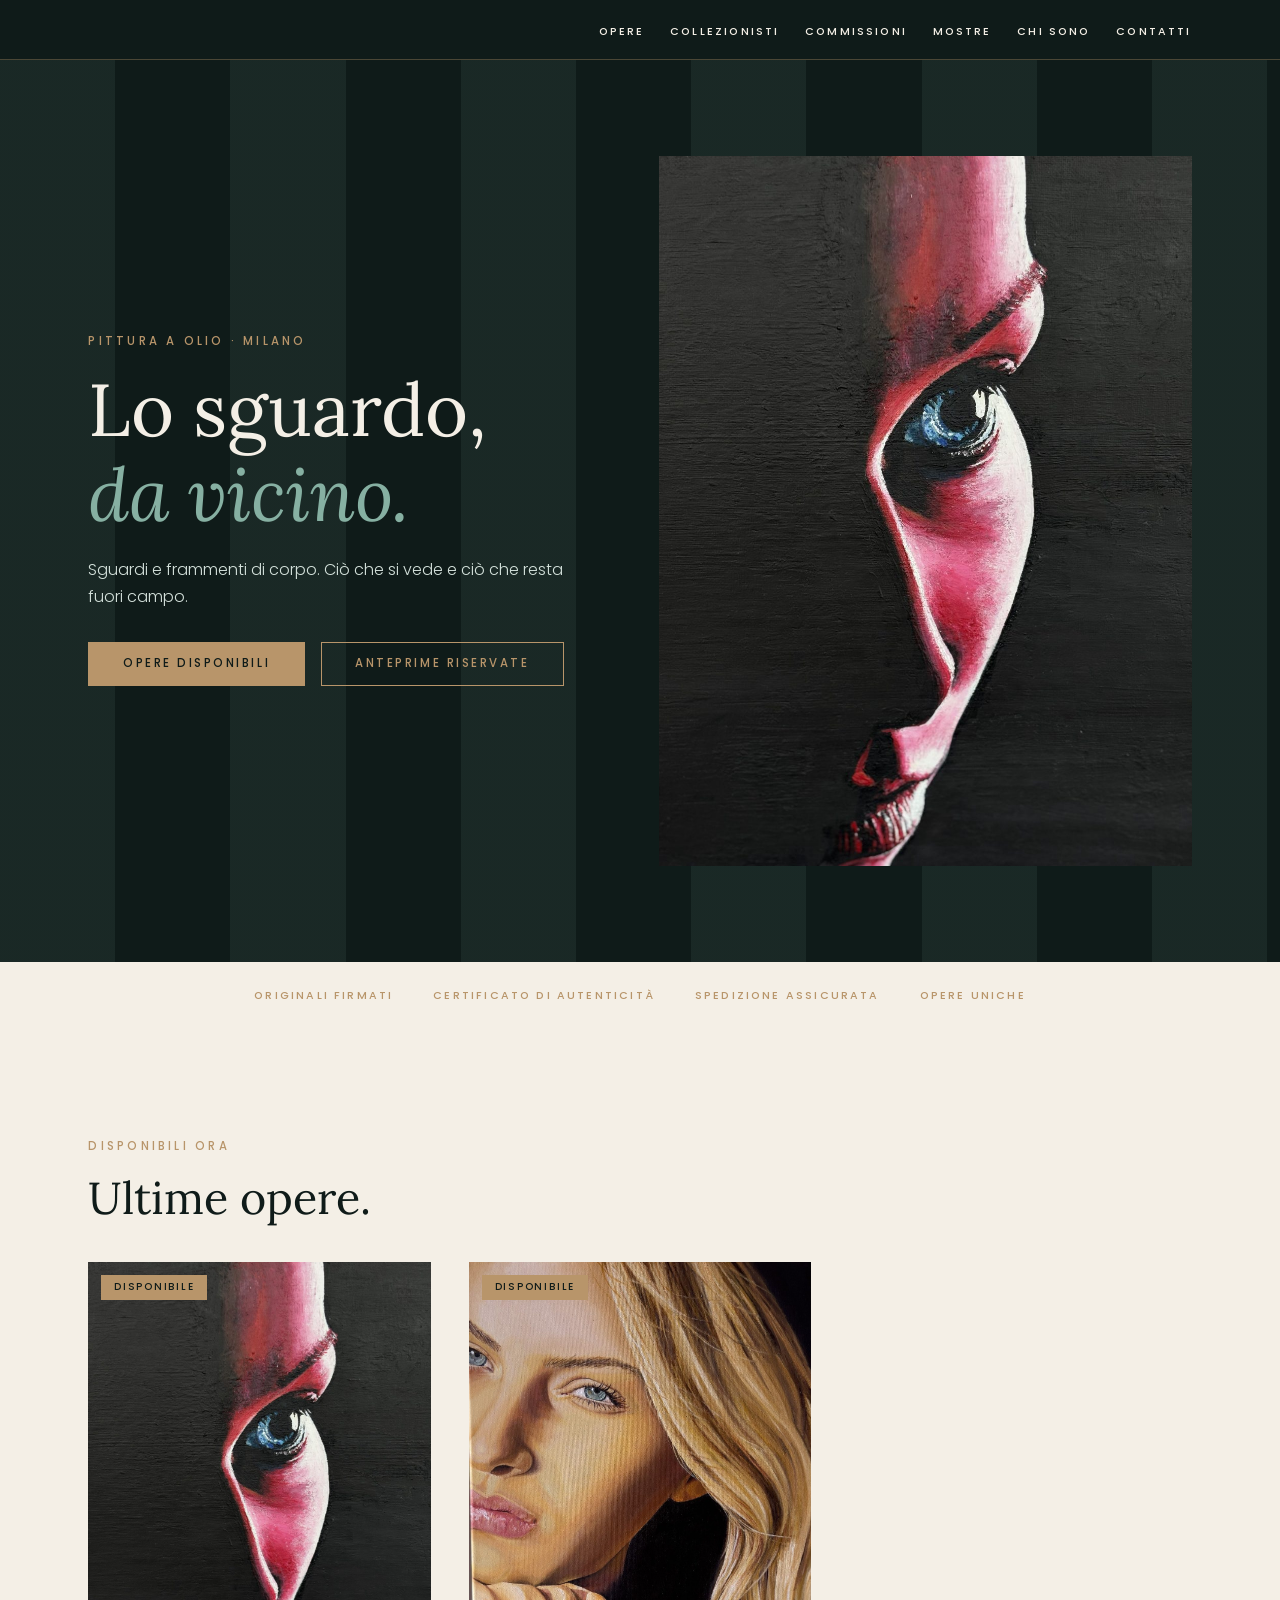
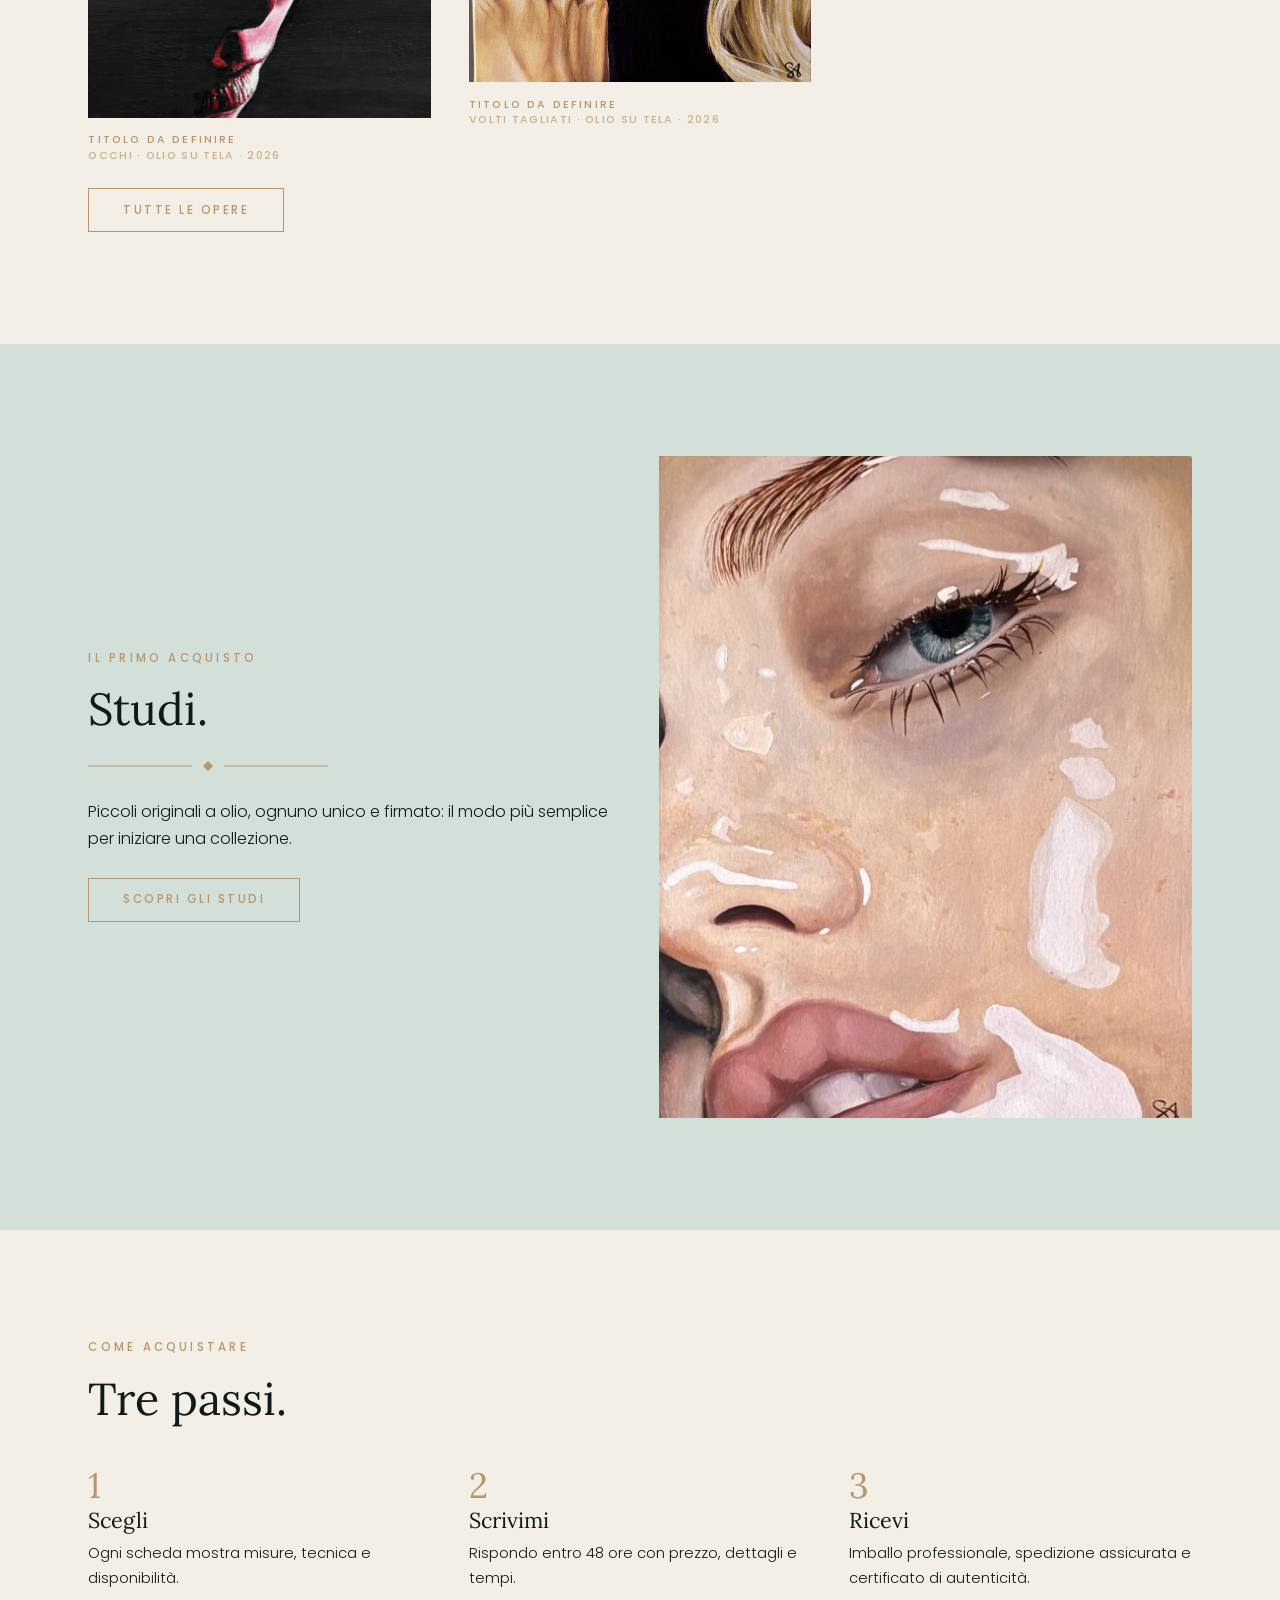
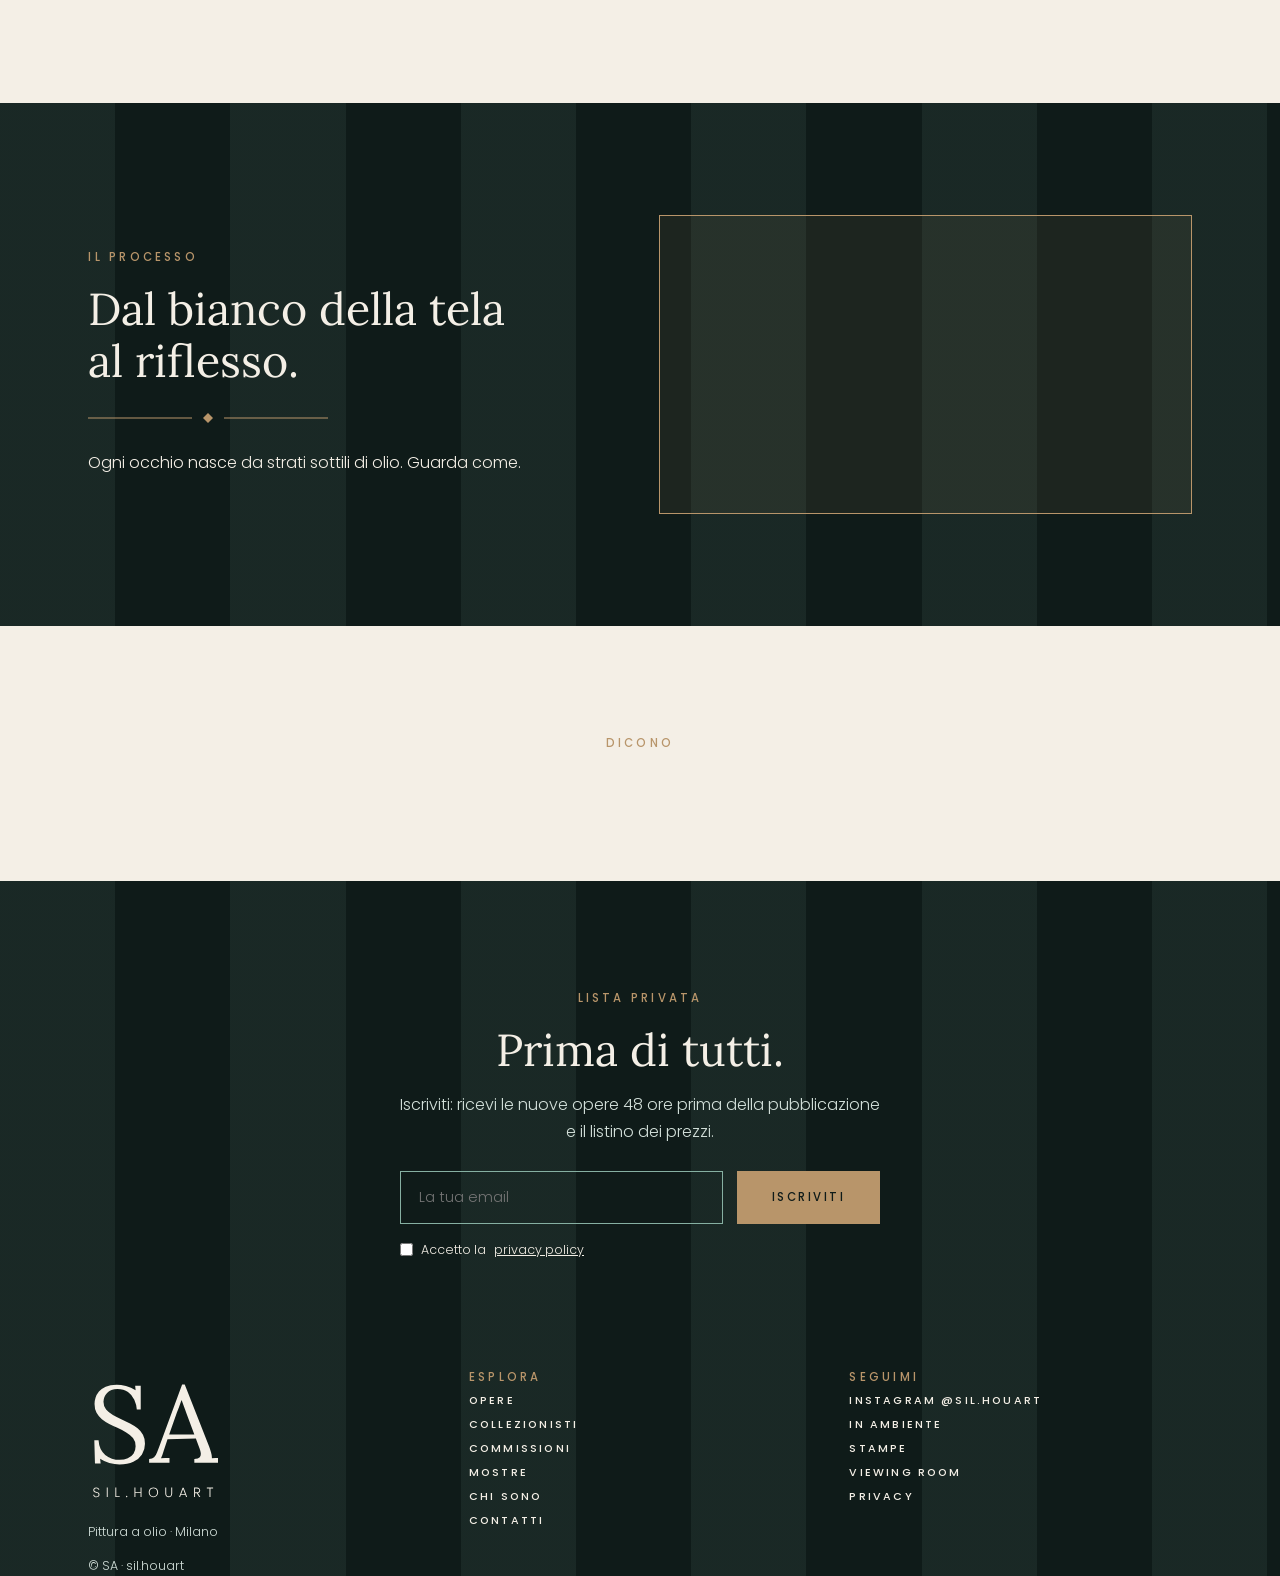
<file: index.html>
<!DOCTYPE html>
<html lang="it"><head><meta charset="utf-8"><meta name="viewport" content="width=device-width,initial-scale=1">
<title>Pittura a olio, Milano · SA sil.houart</title><meta name="description" content="Sguardi e frammenti di corpo, dipinti a olio da SA. Opere originali firmate, studi e commissioni.">
<link rel="icon" href="svg/favicon.svg" type="image/svg+xml">
<link rel="preconnect" href="https://fonts.googleapis.com"><link rel="preconnect" href="https://fonts.gstatic.com" crossorigin>
<link href="https://fonts.googleapis.com/css2?family=Lora:ital,wght@0,400;1,400&family=Poppins:wght@300;500&display=swap" rel="stylesheet">
<link rel="stylesheet" href="css/brand.css"><link rel="stylesheet" href="css/site.css">
<script src="js/site.js" defer></script></head>
<body class="">
<header class="top"><div class="wrap"><a href="index.html"><img src="svg/logo-sa-avorio.svg" alt="SA" height="32"></a><nav><a href="opere.html">Opere</a><a href="collezionisti.html">Collezionisti</a><a href="commissioni.html">Commissioni</a><a href="mostre.html">Mostre</a><a href="chi-sono.html">Chi sono</a><a href="contatti.html">Contatti</a></nav></div></header>
<main>
<section class="hero righe"><div class="wrap grid g2"><div>
<p class="eyebrow">Pittura a olio · Milano</p><h1>Lo sguardo,<br><em>da vicino.</em></h1>
<p class="sub">Sguardi e frammenti di corpo. Ciò che si vede e ciò che resta fuori campo.</p>
<p class="cta"><a class="btn pieno" href="opere.html#disponibile">Opere disponibili</a> <a class="btn" href="#news">Anteprime riservate</a></p></div>
<div class="cornice"><img src="img/occhi.jpg" alt="Occhi, olio su tela"></div></div></section>
<ul class="fiducia wrap"><li>Originali firmati</li><li>Certificato di autenticità</li><li>Spedizione assicurata</li><li>Opere uniche</li></ul><!-- TODO: confermare le garanzie offerte -->
<section><div class="wrap"><p class="eyebrow">Disponibili ora</p><h2 class="titolo">Ultime opere.</h2>
<div class="grid g3" data-opere data-filtro="disponibile" data-max="3"></div><p class="cta"><a class="btn" href="opere.html">Tutte le opere</a></p></div></section>
<section class="acqua"><div class="wrap grid g2"><div><p class="eyebrow">Il primo acquisto</p><h2>Studi.</h2><div class="divider"></div>
<p>Piccoli originali a olio, ognuno unico e firmato: il modo più semplice per iniziare una collezione.</p><p class="cta"><a class="btn" href="opere.html#studio">Scopri gli studi</a></p></div>
<div class="cornice"><img src="img/volti-tagliati-2.jpg" alt="Volti tagliati" loading="lazy"></div></div></section>
<section><div class="wrap"><p class="eyebrow">Come acquistare</p><h2 class="titolo">Tre passi.</h2>
<ol class="passi grid g3"><li><b>1</b><h3>Scegli</h3><p>Ogni scheda mostra misure, tecnica e disponibilità.</p></li><li><b>2</b><h3>Scrivimi</h3><p>Rispondo entro 48 ore con prezzo, dettagli e tempi.</p></li><li><b>3</b><h3>Ricevi</h3><p>Imballo professionale, spedizione assicurata e certificato di autenticità.</p></li></ol></div></section>
<section class="scuro righe"><div class="wrap grid g2"><div><p class="eyebrow">Il processo</p><h2>Dal bianco della tela<br>al riflesso.</h2><div class="divider"></div><p>Ogni occhio nasce da strati sottili di olio. Guarda come.</p></div>
<div class="video" aria-label="Video del processo"><!-- TODO: incorpora un video (YouTube/Vimeo) del time-lapse --></div></div></section>
<section><div class="wrap centro"><p class="eyebrow">Dicono</p><blockquote><!-- TODO: una frase di un collezionista, curatore o cliente --></blockquote>
<p class="pic"><!-- TODO: nome, ruolo --></p></div></section>
<section class="scuro righe" id="news"><div class="wrap centro"><p class="eyebrow">Lista privata</p><h2>Prima di tutti.</h2>
<p class="sub">Iscriviti: ricevi le nuove opere 48 ore prima della pubblicazione e il listino dei prezzi. <!-- TODO: confermare l'offerta --></p>
<form action="#" method="post"><!-- TODO: collegare a Mailchimp, Brevo, Formspree... -->
<input type="email" name="email" placeholder="La tua email" aria-label="Email" required><button class="btn pieno">Iscriviti</button>
<label class="ok"><input type="checkbox" required> Accetto la <a href="privacy.html">privacy policy</a></label></form></div></section></main>
<footer class="scuro righe"><div class="wrap grid g3">
<div><img src="svg/lockup-avorio.svg" alt="SA · sil.houart" width="130"><p class="pic">Pittura a olio · Milano</p></div>
<div><p class="eyebrow">Esplora</p><a href="opere.html">Opere</a><a href="collezionisti.html">Collezionisti</a><a href="commissioni.html">Commissioni</a><a href="mostre.html">Mostre</a><a href="chi-sono.html">Chi sono</a><a href="contatti.html">Contatti</a></div>
<div><p class="eyebrow">Seguimi</p><a href="https://www.instagram.com/sil.houart">Instagram @sil.houart</a><a href="in-ambiente.html">In ambiente</a><a href="stampe.html">Stampe</a><a href="viewing-room.html">Viewing room</a><a href="privacy.html">Privacy</a></div>
</div><div class="wrap pic">© SA · sil.houart</div></footer></body></html>
</file>
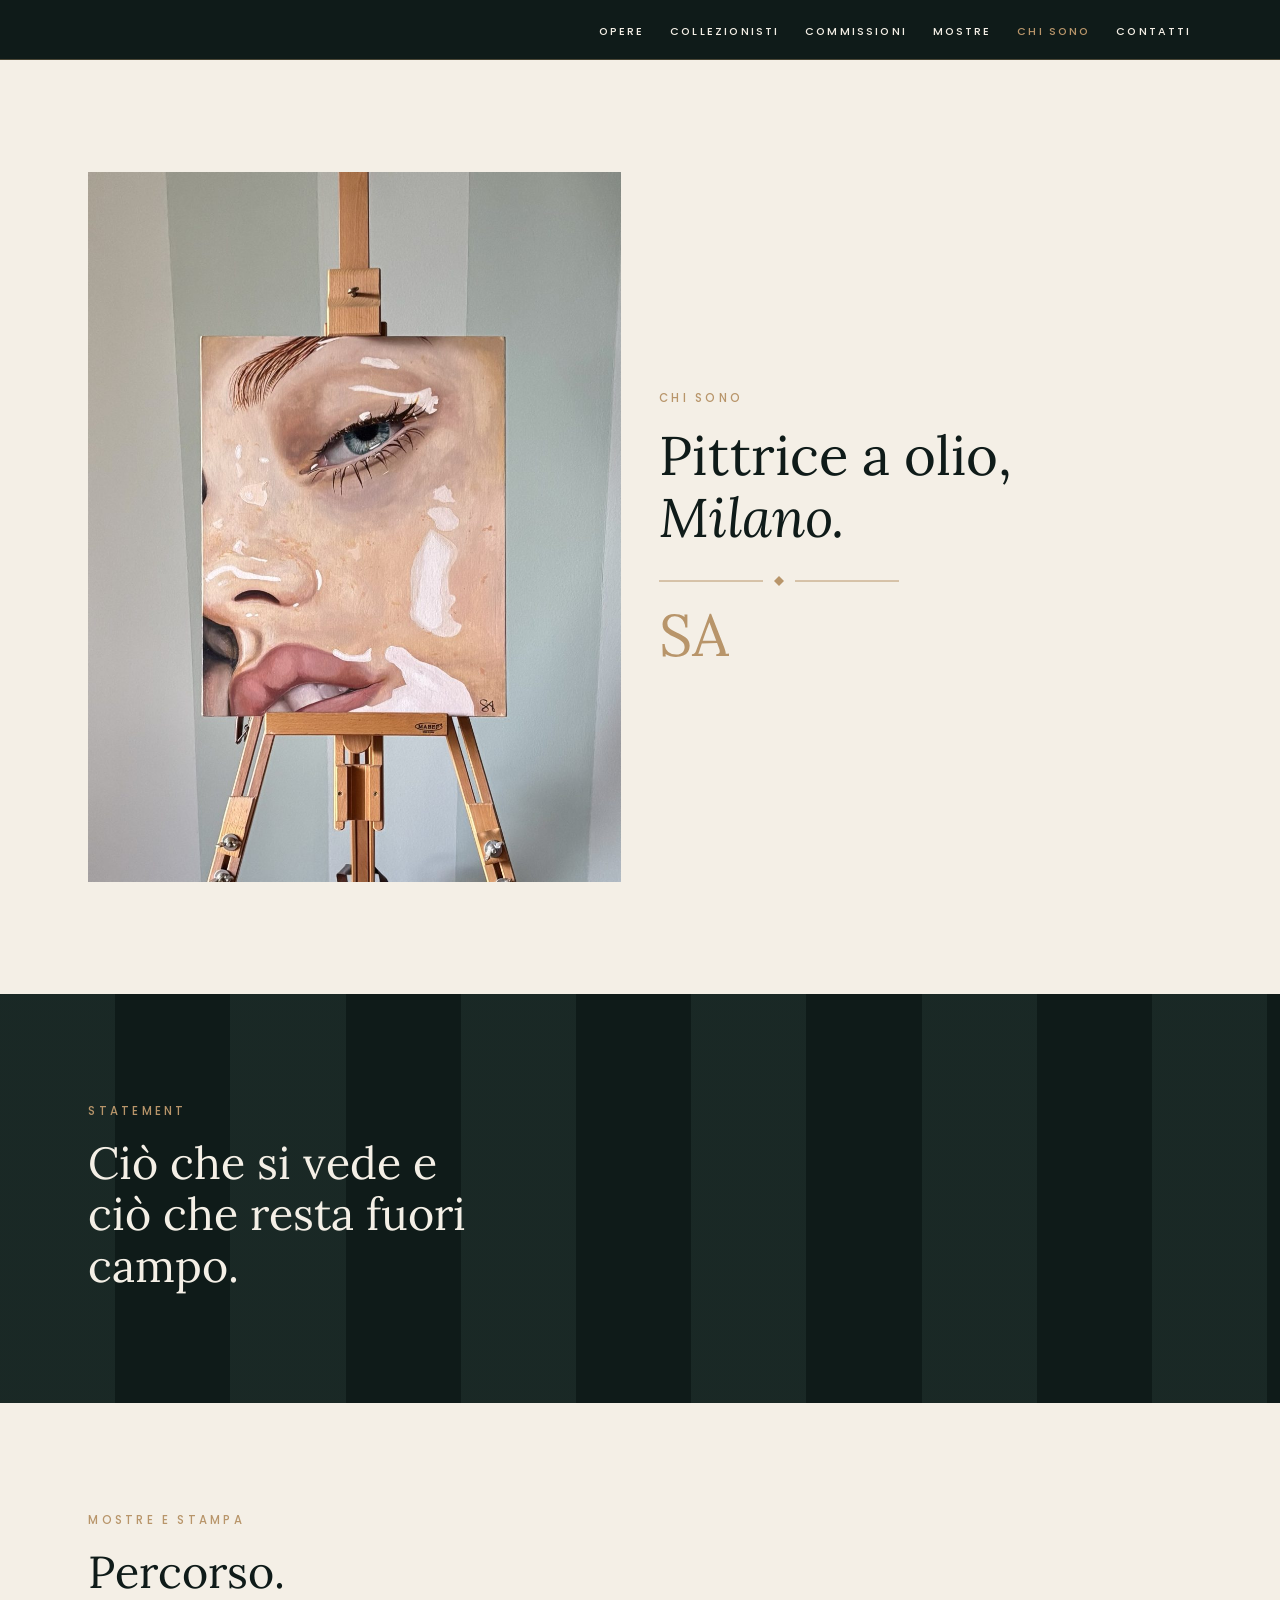
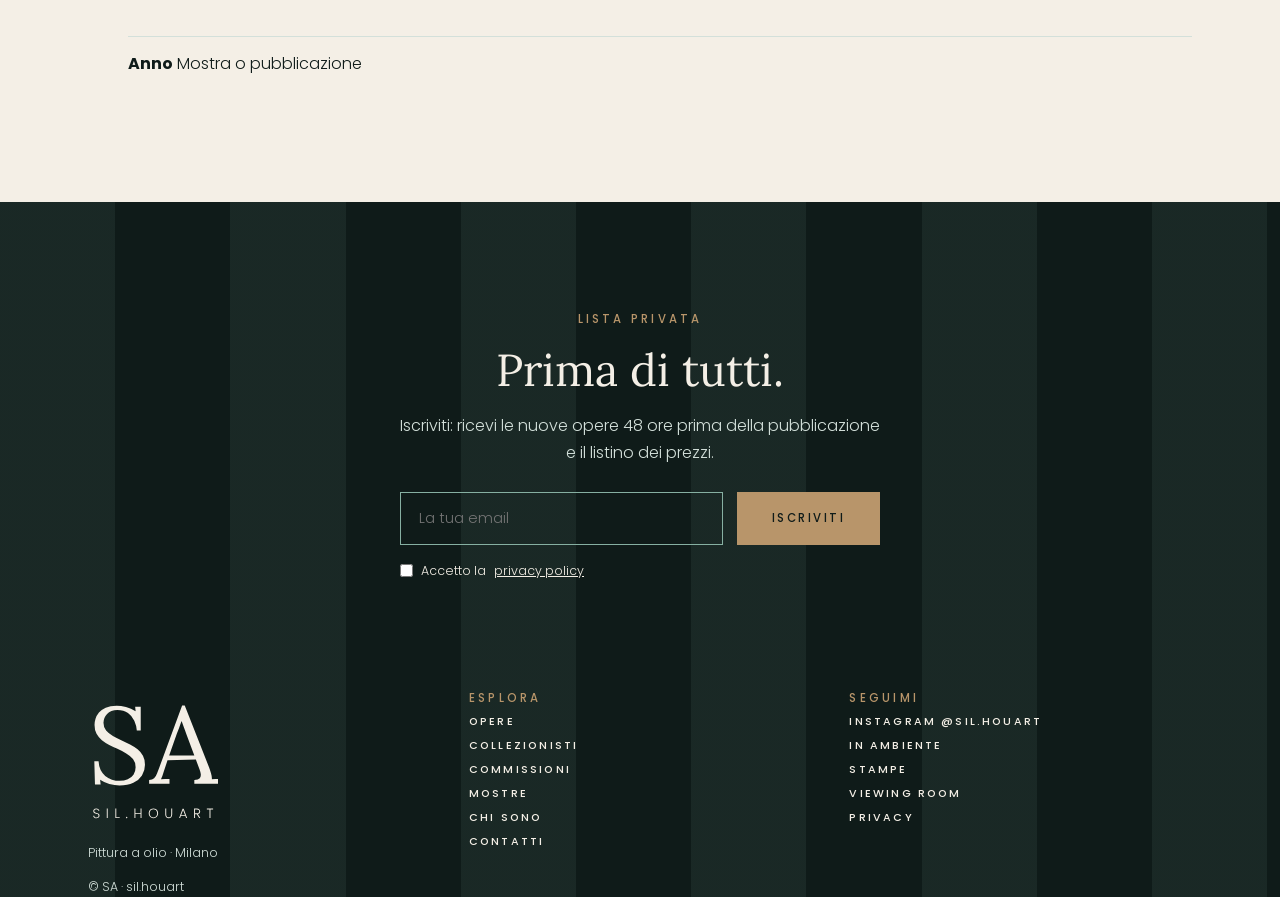
<file: chi-sono.html>
<!DOCTYPE html>
<html lang="it"><head><meta charset="utf-8"><meta name="viewport" content="width=device-width,initial-scale=1">
<title>Chi sono · SA sil.houart</title><meta name="description" content="SA, pittrice a olio a Milano: sguardi e frammenti di corpo visti da vicino.">
<link rel="icon" href="svg/favicon.svg" type="image/svg+xml">
<link rel="preconnect" href="https://fonts.googleapis.com"><link rel="preconnect" href="https://fonts.gstatic.com" crossorigin>
<link href="https://fonts.googleapis.com/css2?family=Lora:ital,wght@0,400;1,400&family=Poppins:wght@300;500&display=swap" rel="stylesheet">
<link rel="stylesheet" href="css/brand.css"><link rel="stylesheet" href="css/site.css">
<script src="js/site.js" defer></script></head>
<body class="">
<header class="top"><div class="wrap"><a href="index.html"><img src="svg/logo-sa-avorio.svg" alt="SA" height="32"></a><nav><a href="opere.html">Opere</a><a href="collezionisti.html">Collezionisti</a><a href="commissioni.html">Commissioni</a><a href="mostre.html">Mostre</a><a href="chi-sono.html" aria-current=page>Chi sono</a><a href="contatti.html">Contatti</a></nav></div></header>
<main>
<section><div class="wrap grid g2"><div class="cornice"><img src="img/in-ambiente.jpg" alt="Lo studio" loading="lazy"></div><div>
<p class="eyebrow">Chi sono</p><h1 class="h1s">Pittrice a olio,<br><em>Milano.</em></h1><div class="divider"></div>
<p><!-- TODO: bio di circa 120 parole: prima persona, sobria, parla di luce, pelle, riflessi e tempi di lavoro --></p>
<img src="svg/logo-sa-ottone.svg" alt="SA" width="70" style="margin-top:1.5rem"></div></div></section>
<section class="scuro righe"><div class="wrap grid g2"><div><p class="eyebrow">Statement</p><h2>Ciò che si vede e<br>ciò che resta fuori campo.</h2></div>
<p><!-- TODO: 5 righe sulla tua idea di pittura --></p></div></section>
<section><div class="wrap"><p class="eyebrow">Mostre e stampa</p><h2 class="titolo">Percorso.</h2>
<ul class="timeline"><li><b>Anno</b> Mostra o pubblicazione <!-- TODO: aggiungi man mano --></li></ul></div></section><section class="scuro righe" id="news"><div class="wrap centro"><p class="eyebrow">Lista privata</p><h2>Prima di tutti.</h2>
<p class="sub">Iscriviti: ricevi le nuove opere 48 ore prima della pubblicazione e il listino dei prezzi. <!-- TODO: confermare l'offerta --></p>
<form action="#" method="post"><!-- TODO: collegare a Mailchimp, Brevo, Formspree... -->
<input type="email" name="email" placeholder="La tua email" aria-label="Email" required><button class="btn pieno">Iscriviti</button>
<label class="ok"><input type="checkbox" required> Accetto la <a href="privacy.html">privacy policy</a></label></form></div></section></main>
<footer class="scuro righe"><div class="wrap grid g3">
<div><img src="svg/lockup-avorio.svg" alt="SA · sil.houart" width="130"><p class="pic">Pittura a olio · Milano</p></div>
<div><p class="eyebrow">Esplora</p><a href="opere.html">Opere</a><a href="collezionisti.html">Collezionisti</a><a href="commissioni.html">Commissioni</a><a href="mostre.html">Mostre</a><a href="chi-sono.html">Chi sono</a><a href="contatti.html">Contatti</a></div>
<div><p class="eyebrow">Seguimi</p><a href="https://www.instagram.com/sil.houart">Instagram @sil.houart</a><a href="in-ambiente.html">In ambiente</a><a href="stampe.html">Stampe</a><a href="viewing-room.html">Viewing room</a><a href="privacy.html">Privacy</a></div>
</div><div class="wrap pic">© SA · sil.houart</div></footer></body></html>
</file>
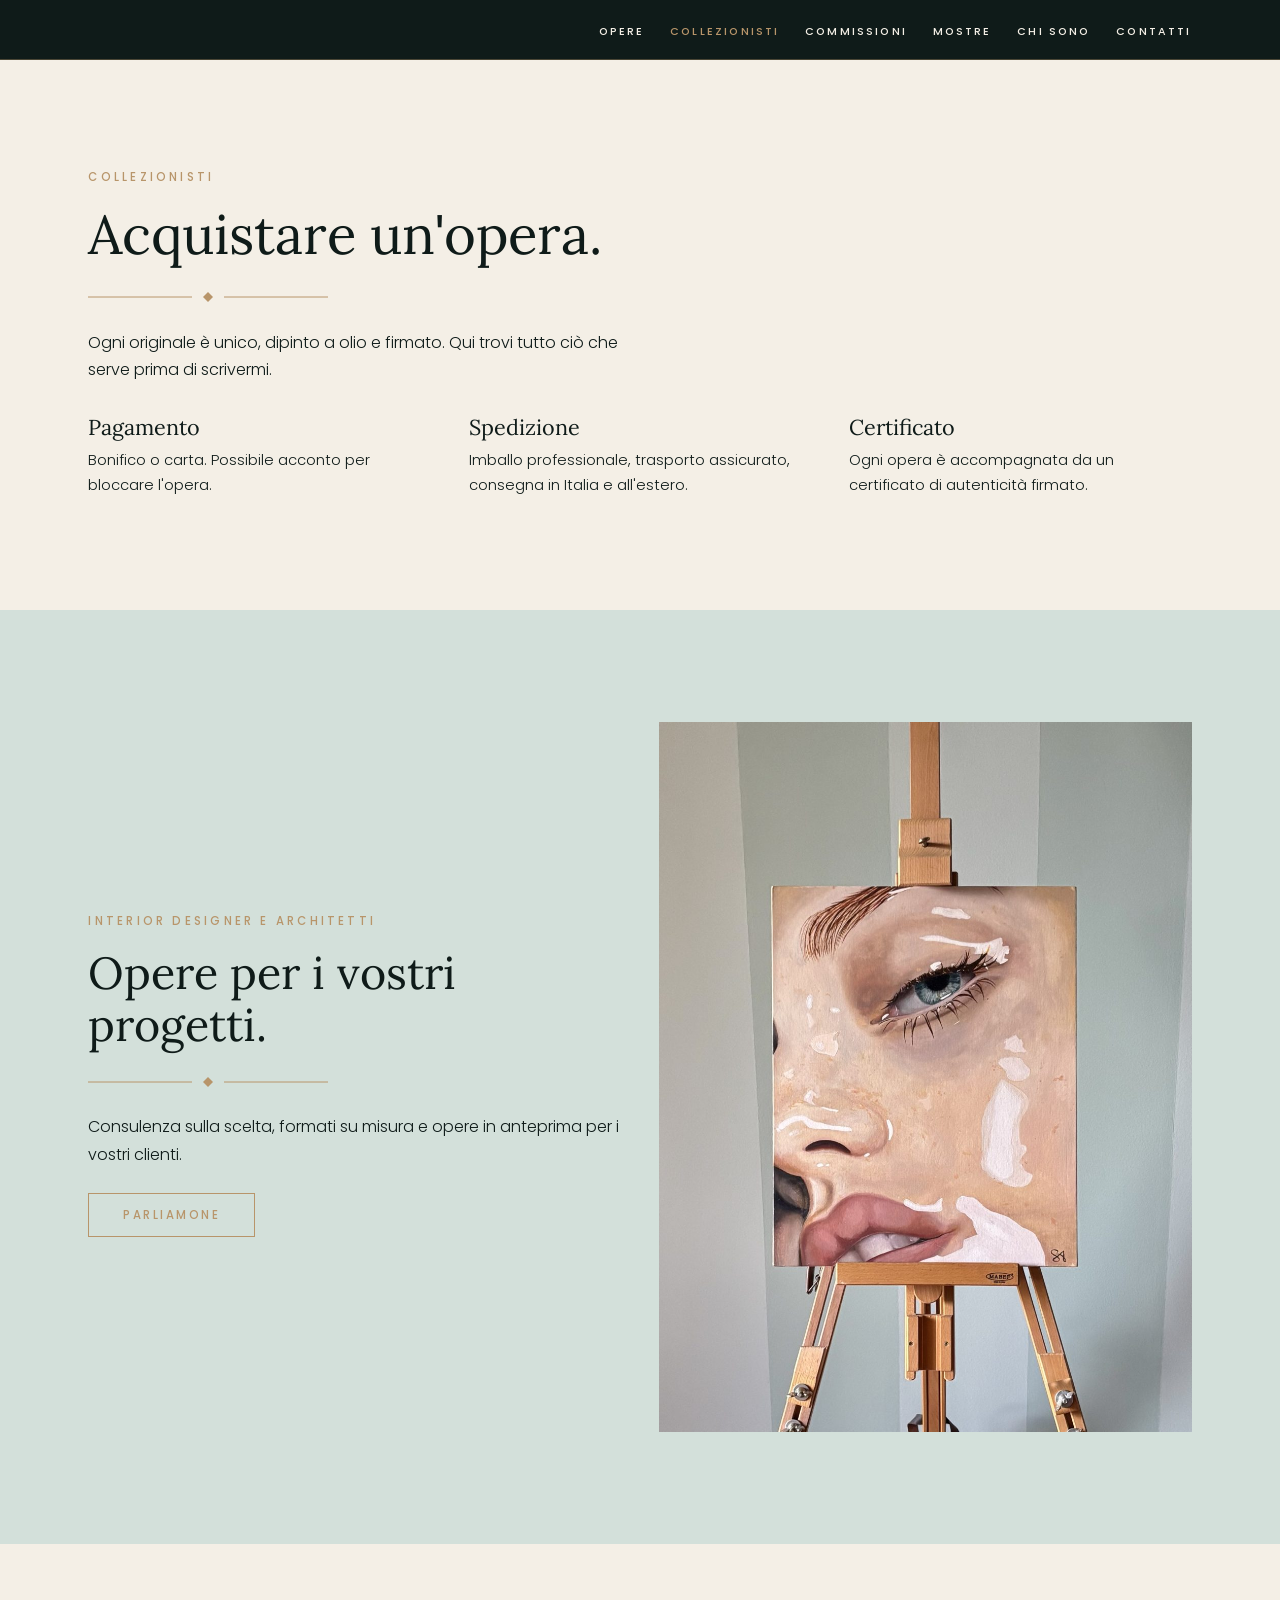
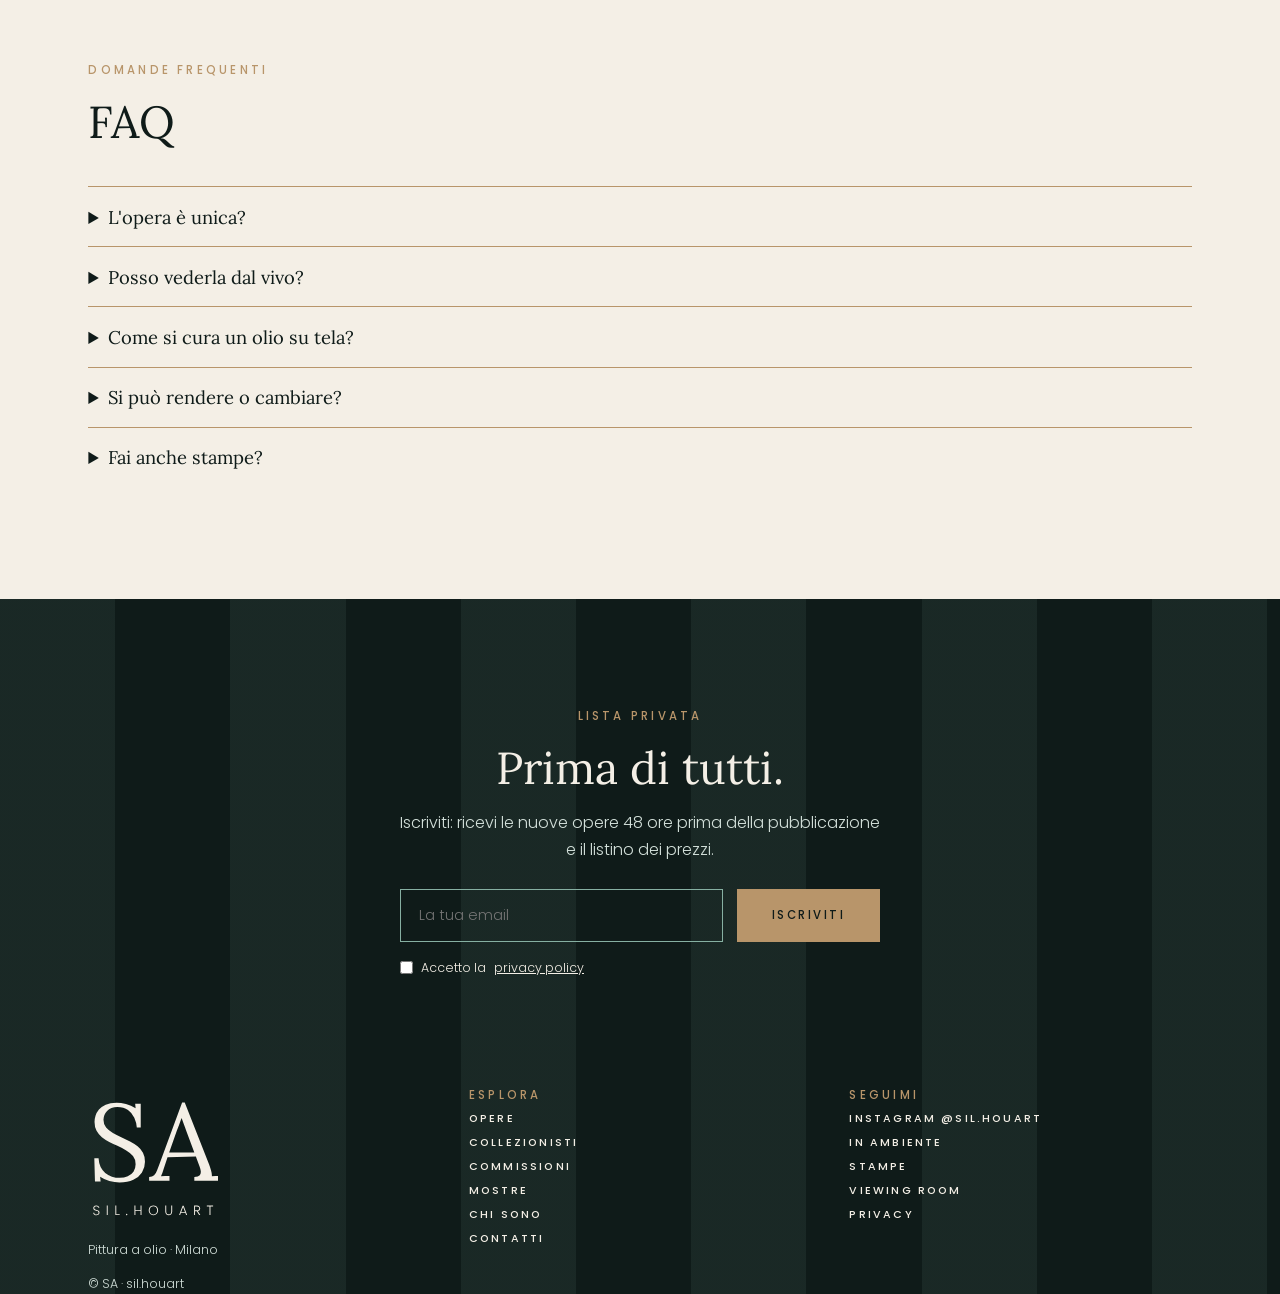
<file: collezionisti.html>
<!DOCTYPE html>
<html lang="it"><head><meta charset="utf-8"><meta name="viewport" content="width=device-width,initial-scale=1">
<title>Per i collezionisti · SA sil.houart</title><meta name="description" content="Come acquistare un&#39;opera di SA: pagamento, spedizione, certificato, cura dell&#39;olio.">
<link rel="icon" href="svg/favicon.svg" type="image/svg+xml">
<link rel="preconnect" href="https://fonts.googleapis.com"><link rel="preconnect" href="https://fonts.gstatic.com" crossorigin>
<link href="https://fonts.googleapis.com/css2?family=Lora:ital,wght@0,400;1,400&family=Poppins:wght@300;500&display=swap" rel="stylesheet">
<link rel="stylesheet" href="css/brand.css"><link rel="stylesheet" href="css/site.css">
<script src="js/site.js" defer></script></head>
<body class="">
<header class="top"><div class="wrap"><a href="index.html"><img src="svg/logo-sa-avorio.svg" alt="SA" height="32"></a><nav><a href="opere.html">Opere</a><a href="collezionisti.html" aria-current=page>Collezionisti</a><a href="commissioni.html">Commissioni</a><a href="mostre.html">Mostre</a><a href="chi-sono.html">Chi sono</a><a href="contatti.html">Contatti</a></nav></div></header>
<main>
<section><div class="wrap"><p class="eyebrow">Collezionisti</p><h1 class="h1s">Acquistare un&#39;opera.</h1><div class="divider"></div>
<p class="sub2">Ogni originale è unico, dipinto a olio e firmato. Qui trovi tutto ciò che serve prima di scrivermi.</p>
<div class="grid g3 passi"><div><h3>Pagamento</h3><p>Bonifico o carta. Possibile acconto per bloccare l&#39;opera. <!-- TODO: modalità reali --></p></div>
<div><h3>Spedizione</h3><p>Imballo professionale, trasporto assicurato, consegna in Italia e all&#39;estero. <!-- TODO: costi e tempi --></p></div>
<div><h3>Certificato</h3><p>Ogni opera è accompagnata da un certificato di autenticità firmato.</p></div></div></div></section>
<section class="acqua"><div class="wrap grid g2"><div><p class="eyebrow">Interior designer e architetti</p><h2>Opere per i vostri progetti.</h2><div class="divider"></div>
<p>Consulenza sulla scelta, formati su misura e opere in anteprima per i vostri clienti.</p><p class="cta"><a class="btn" href="contatti.html?tipo=progetto">Parliamone</a></p></div>
<div class="cornice"><img src="img/in-ambiente.jpg" alt="Opera in ambiente" loading="lazy"></div></div></section>
<section><div class="wrap faq"><p class="eyebrow">Domande frequenti</p><h2 class="titolo">FAQ</h2>
<details><summary>L&#39;opera è unica?</summary><p>Sì, ogni originale è un pezzo unico.</p></details>
<details><summary>Posso vederla dal vivo?</summary><p>Su appuntamento a Milano. <!-- TODO --></p></details>
<details><summary>Come si cura un olio su tela?</summary><p>Lontano da sole diretto, umidità e fonti di calore; spolverare con un panno morbido e asciutto.</p></details>
<details><summary>Si può rendere o cambiare?</summary><p><!-- TODO: definire e scrivere la politica di reso --></p></details>
<details><summary>Fai anche stampe?</summary><p><!-- TODO: se sì, edizioni limitate firmate e numerate --></p></details></div></section><section class="scuro righe" id="news"><div class="wrap centro"><p class="eyebrow">Lista privata</p><h2>Prima di tutti.</h2>
<p class="sub">Iscriviti: ricevi le nuove opere 48 ore prima della pubblicazione e il listino dei prezzi. <!-- TODO: confermare l'offerta --></p>
<form action="#" method="post"><!-- TODO: collegare a Mailchimp, Brevo, Formspree... -->
<input type="email" name="email" placeholder="La tua email" aria-label="Email" required><button class="btn pieno">Iscriviti</button>
<label class="ok"><input type="checkbox" required> Accetto la <a href="privacy.html">privacy policy</a></label></form></div></section></main>
<footer class="scuro righe"><div class="wrap grid g3">
<div><img src="svg/lockup-avorio.svg" alt="SA · sil.houart" width="130"><p class="pic">Pittura a olio · Milano</p></div>
<div><p class="eyebrow">Esplora</p><a href="opere.html">Opere</a><a href="collezionisti.html">Collezionisti</a><a href="commissioni.html">Commissioni</a><a href="mostre.html">Mostre</a><a href="chi-sono.html">Chi sono</a><a href="contatti.html">Contatti</a></div>
<div><p class="eyebrow">Seguimi</p><a href="https://www.instagram.com/sil.houart">Instagram @sil.houart</a><a href="in-ambiente.html">In ambiente</a><a href="stampe.html">Stampe</a><a href="viewing-room.html">Viewing room</a><a href="privacy.html">Privacy</a></div>
</div><div class="wrap pic">© SA · sil.houart</div></footer></body></html>
</file>
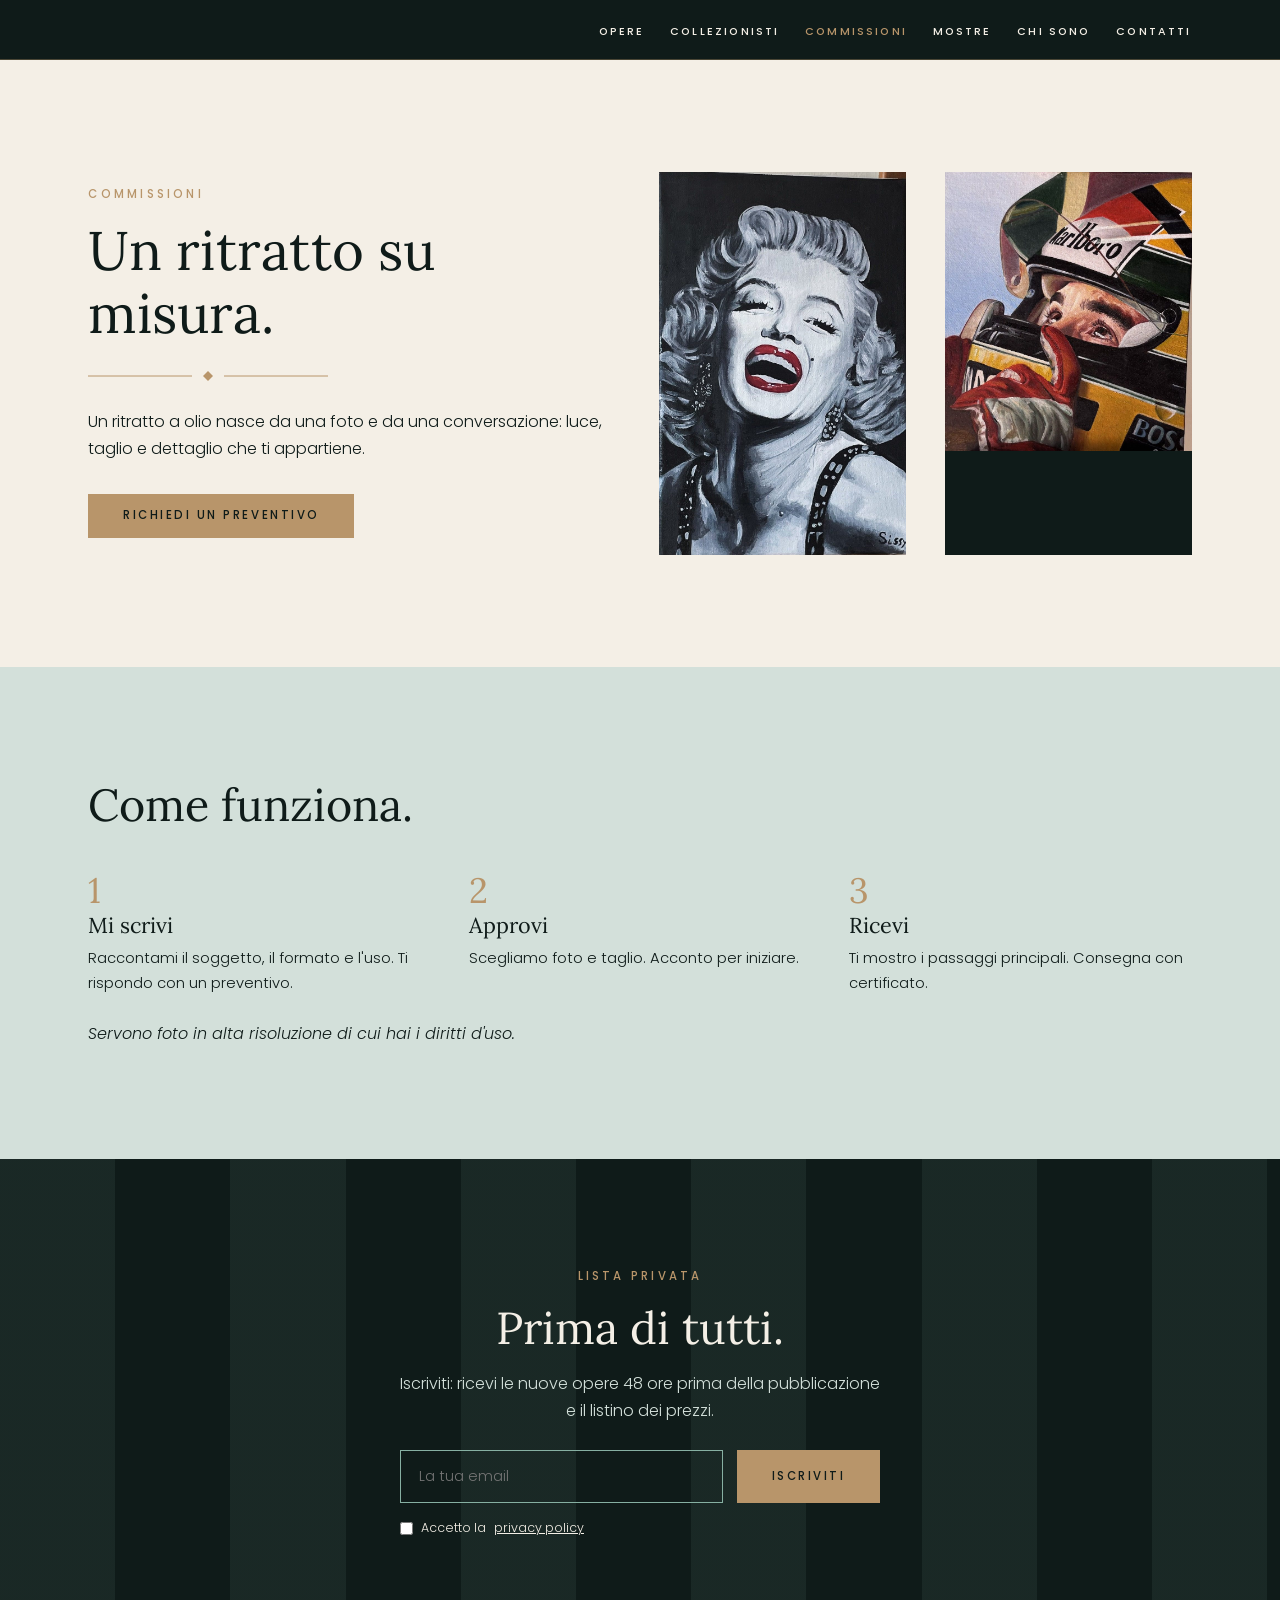
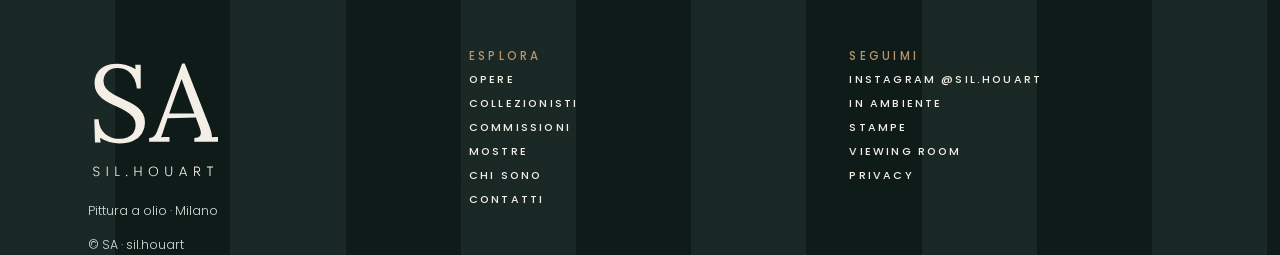
<file: commissioni.html>
<!DOCTYPE html>
<html lang="it"><head><meta charset="utf-8"><meta name="viewport" content="width=device-width,initial-scale=1">
<title>Commissioni · SA sil.houart</title><meta name="description" content="Ritratti a olio su commissione, da una tua foto. Tempi, formati e modalità.">
<link rel="icon" href="svg/favicon.svg" type="image/svg+xml">
<link rel="preconnect" href="https://fonts.googleapis.com"><link rel="preconnect" href="https://fonts.gstatic.com" crossorigin>
<link href="https://fonts.googleapis.com/css2?family=Lora:ital,wght@0,400;1,400&family=Poppins:wght@300;500&display=swap" rel="stylesheet">
<link rel="stylesheet" href="css/brand.css"><link rel="stylesheet" href="css/site.css">
<script src="js/site.js" defer></script></head>
<body class="">
<header class="top"><div class="wrap"><a href="index.html"><img src="svg/logo-sa-avorio.svg" alt="SA" height="32"></a><nav><a href="opere.html">Opere</a><a href="collezionisti.html">Collezionisti</a><a href="commissioni.html" aria-current=page>Commissioni</a><a href="mostre.html">Mostre</a><a href="chi-sono.html">Chi sono</a><a href="contatti.html">Contatti</a></nav></div></header>
<main>
<section><div class="wrap grid g2"><div><p class="eyebrow">Commissioni</p><h1 class="h1s">Un ritratto su misura.</h1><div class="divider"></div>
<p class="sub2">Un ritratto a olio nasce da una foto e da una conversazione: luce, taglio e dettaglio che ti appartiene.</p>
<p class="cta"><a class="btn pieno" href="contatti.html?tipo=commissione">Richiedi un preventivo</a></p></div>
<div class="grid" style="grid-template-columns:1fr 1fr"><div class="cornice"><img src="img/ritratto-1.jpg" alt="Ritratto" loading="lazy"></div><div class="cornice"><img src="img/ritratto-2.jpg" alt="Ritratto" loading="lazy"></div></div></div></section>
<section class="acqua"><div class="wrap"><h2 class="titolo">Come funziona.</h2><ol class="passi grid g3"><li><b>1</b><h3>Mi scrivi</h3><p>Raccontami il soggetto, il formato e l&#39;uso. Ti rispondo con un preventivo.</p></li>
<li><b>2</b><h3>Approvi</h3><p>Scegliamo foto e taglio. Acconto per iniziare. <!-- TODO: % --></p></li>
<li><b>3</b><h3>Ricevi</h3><p>Ti mostro i passaggi principali. Consegna con certificato. <!-- TODO: tempi --></p></li></ol>
<p class="nota">Servono foto in alta risoluzione di cui hai i diritti d&#39;uso.</p></div></section><section class="scuro righe" id="news"><div class="wrap centro"><p class="eyebrow">Lista privata</p><h2>Prima di tutti.</h2>
<p class="sub">Iscriviti: ricevi le nuove opere 48 ore prima della pubblicazione e il listino dei prezzi. <!-- TODO: confermare l'offerta --></p>
<form action="#" method="post"><!-- TODO: collegare a Mailchimp, Brevo, Formspree... -->
<input type="email" name="email" placeholder="La tua email" aria-label="Email" required><button class="btn pieno">Iscriviti</button>
<label class="ok"><input type="checkbox" required> Accetto la <a href="privacy.html">privacy policy</a></label></form></div></section></main>
<footer class="scuro righe"><div class="wrap grid g3">
<div><img src="svg/lockup-avorio.svg" alt="SA · sil.houart" width="130"><p class="pic">Pittura a olio · Milano</p></div>
<div><p class="eyebrow">Esplora</p><a href="opere.html">Opere</a><a href="collezionisti.html">Collezionisti</a><a href="commissioni.html">Commissioni</a><a href="mostre.html">Mostre</a><a href="chi-sono.html">Chi sono</a><a href="contatti.html">Contatti</a></div>
<div><p class="eyebrow">Seguimi</p><a href="https://www.instagram.com/sil.houart">Instagram @sil.houart</a><a href="in-ambiente.html">In ambiente</a><a href="stampe.html">Stampe</a><a href="viewing-room.html">Viewing room</a><a href="privacy.html">Privacy</a></div>
</div><div class="wrap pic">© SA · sil.houart</div></footer></body></html>
</file>
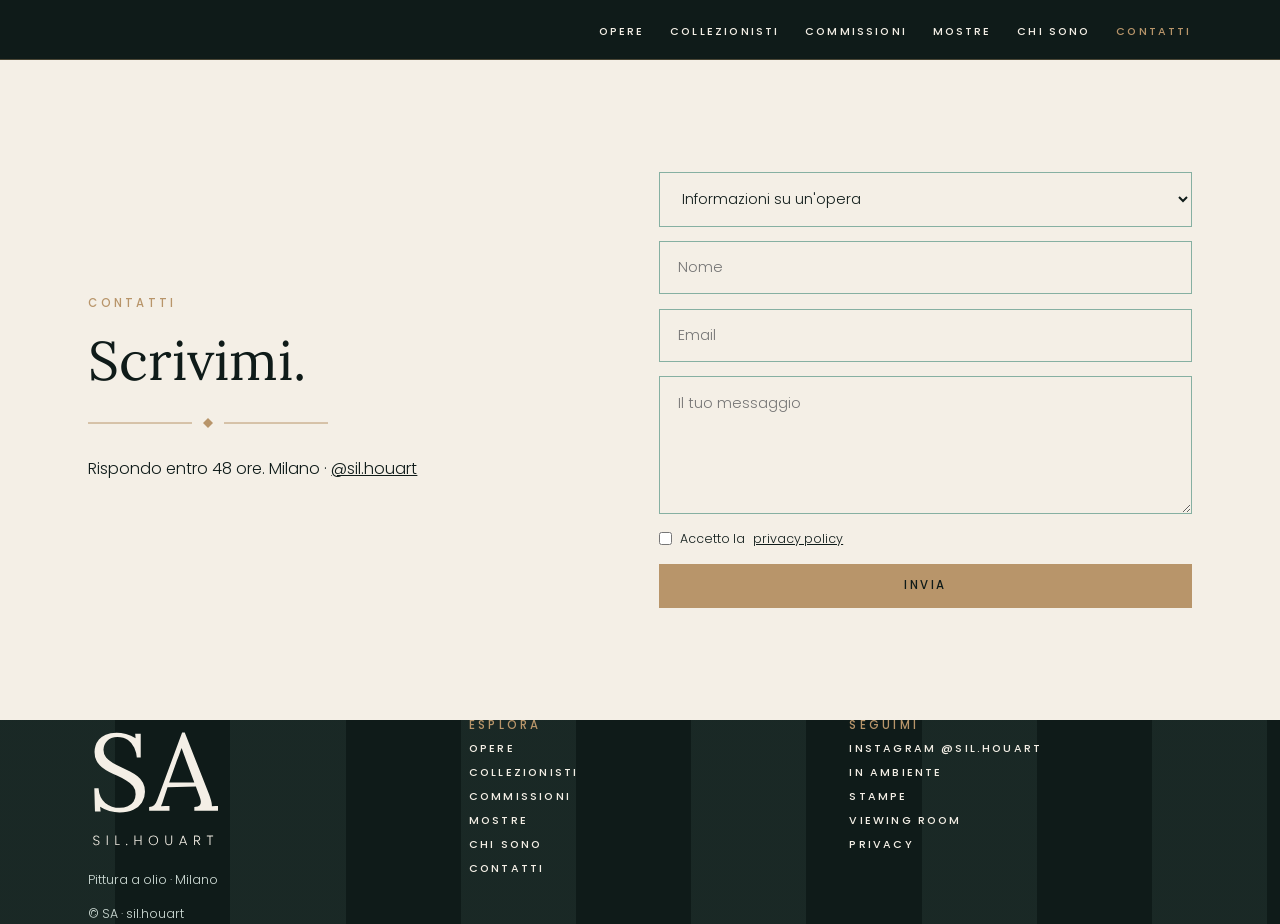
<file: contatti.html>
<!DOCTYPE html>
<html lang="it"><head><meta charset="utf-8"><meta name="viewport" content="width=device-width,initial-scale=1">
<title>Contatti · SA sil.houart</title><meta name="description" content="Scrivi a SA per opere, commissioni, progetti e collaborazioni.">
<link rel="icon" href="svg/favicon.svg" type="image/svg+xml">
<link rel="preconnect" href="https://fonts.googleapis.com"><link rel="preconnect" href="https://fonts.gstatic.com" crossorigin>
<link href="https://fonts.googleapis.com/css2?family=Lora:ital,wght@0,400;1,400&family=Poppins:wght@300;500&display=swap" rel="stylesheet">
<link rel="stylesheet" href="css/brand.css"><link rel="stylesheet" href="css/site.css">
<script src="js/site.js" defer></script></head>
<body class="">
<header class="top"><div class="wrap"><a href="index.html"><img src="svg/logo-sa-avorio.svg" alt="SA" height="32"></a><nav><a href="opere.html">Opere</a><a href="collezionisti.html">Collezionisti</a><a href="commissioni.html">Commissioni</a><a href="mostre.html">Mostre</a><a href="chi-sono.html">Chi sono</a><a href="contatti.html" aria-current=page>Contatti</a></nav></div></header>
<main>
<section><div class="wrap grid g2"><div><p class="eyebrow">Contatti</p><h1 class="h1s">Scrivimi.</h1><div class="divider"></div>
<p>Rispondo entro 48 ore. Milano · <a href="https://www.instagram.com/sil.houart">@sil.houart</a></p></div>
<form id="contatto" action="#" method="post" class="modulo"><!-- TODO: collegare a Formspree o al backend -->
<select name="tipo" aria-label="Motivo"><option value="opera">Informazioni su un&#39;opera</option><option value="commissione">Commissione</option><option value="progetto">Progetto interior o architettura</option><option value="altro">Altro</option></select>
<input name="nome" placeholder="Nome" required><input type="email" name="email" placeholder="Email" required>
<textarea name="messaggio" rows="5" placeholder="Il tuo messaggio" required></textarea>
<label class="ok"><input type="checkbox" required> Accetto la <a href="privacy.html">privacy policy</a></label><button class="btn pieno">Invia</button></form></div></section></main>
<footer class="scuro righe"><div class="wrap grid g3">
<div><img src="svg/lockup-avorio.svg" alt="SA · sil.houart" width="130"><p class="pic">Pittura a olio · Milano</p></div>
<div><p class="eyebrow">Esplora</p><a href="opere.html">Opere</a><a href="collezionisti.html">Collezionisti</a><a href="commissioni.html">Commissioni</a><a href="mostre.html">Mostre</a><a href="chi-sono.html">Chi sono</a><a href="contatti.html">Contatti</a></div>
<div><p class="eyebrow">Seguimi</p><a href="https://www.instagram.com/sil.houart">Instagram @sil.houart</a><a href="in-ambiente.html">In ambiente</a><a href="stampe.html">Stampe</a><a href="viewing-room.html">Viewing room</a><a href="privacy.html">Privacy</a></div>
</div><div class="wrap pic">© SA · sil.houart</div></footer></body></html>
</file>
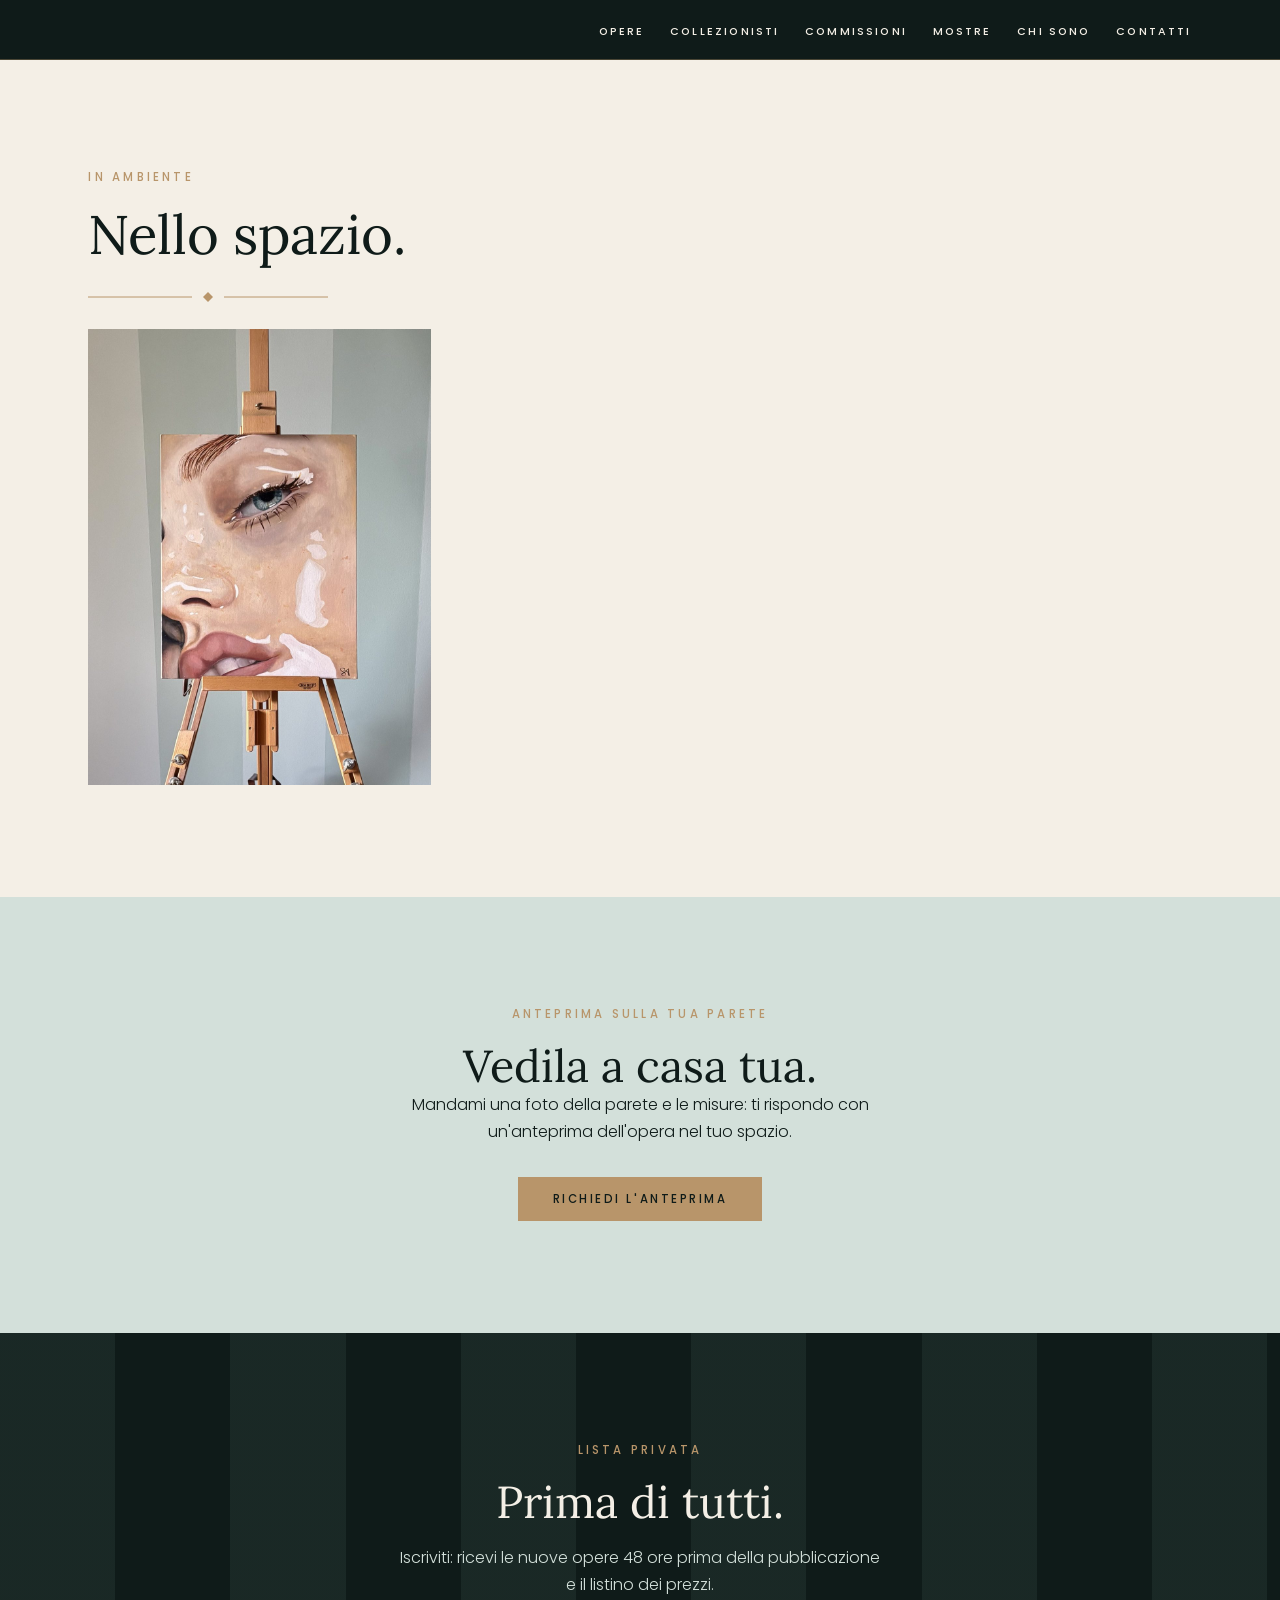
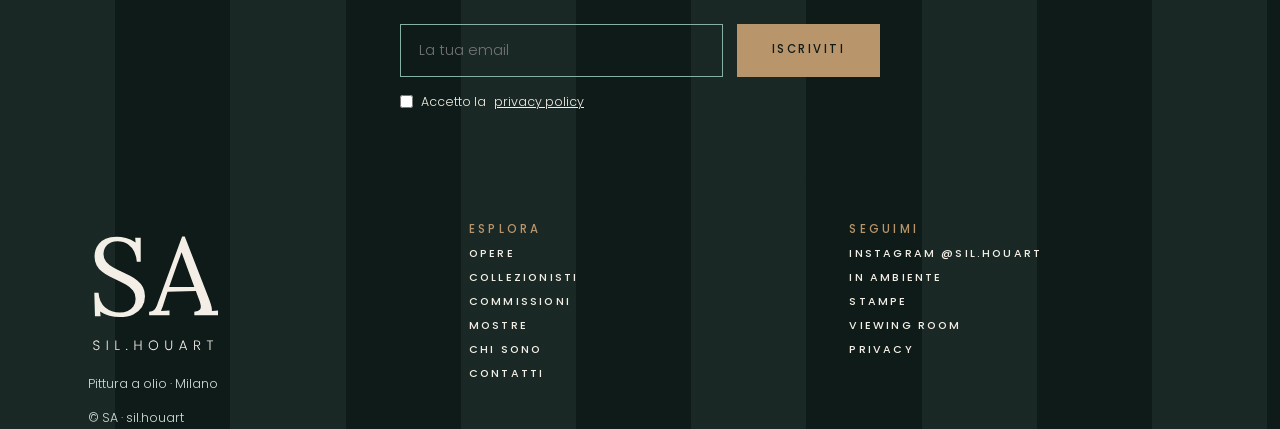
<file: in-ambiente.html>
<!DOCTYPE html>
<html lang="it"><head><meta charset="utf-8"><meta name="viewport" content="width=device-width,initial-scale=1">
<title>In ambiente · SA sil.houart</title><meta name="description" content="Le opere di SA negli spazi: case, studi, progetti.">
<link rel="icon" href="svg/favicon.svg" type="image/svg+xml">
<link rel="preconnect" href="https://fonts.googleapis.com"><link rel="preconnect" href="https://fonts.gstatic.com" crossorigin>
<link href="https://fonts.googleapis.com/css2?family=Lora:ital,wght@0,400;1,400&family=Poppins:wght@300;500&display=swap" rel="stylesheet">
<link rel="stylesheet" href="css/brand.css"><link rel="stylesheet" href="css/site.css">
<script src="js/site.js" defer></script></head>
<body class="">
<header class="top"><div class="wrap"><a href="index.html"><img src="svg/logo-sa-avorio.svg" alt="SA" height="32"></a><nav><a href="opere.html">Opere</a><a href="collezionisti.html">Collezionisti</a><a href="commissioni.html">Commissioni</a><a href="mostre.html">Mostre</a><a href="chi-sono.html">Chi sono</a><a href="contatti.html">Contatti</a></nav></div></header>
<main>
<section><div class="wrap"><p class="eyebrow">In ambiente</p><h1 class="h1s">Nello spazio.</h1><div class="divider"></div>
<div class="grid g3"><div class="cornice"><img src="img/in-ambiente.jpg" alt="Opera nello studio" loading="lazy"></div><!-- TODO: foto di opere nelle case dei collezionisti, con il loro permesso --></div></div></section>
<section class="acqua"><div class="wrap centro"><p class="eyebrow">Anteprima sulla tua parete</p><h2>Vedila a casa tua.</h2><p class="sub2" style="margin-inline:auto">Mandami una foto della parete e le misure: ti rispondo con un&#39;anteprima dell&#39;opera nel tuo spazio.</p>
<p class="cta" style="justify-content:center"><a class="btn pieno" href="contatti.html?tipo=progetto">Richiedi l&#39;anteprima</a></p></div></section><section class="scuro righe" id="news"><div class="wrap centro"><p class="eyebrow">Lista privata</p><h2>Prima di tutti.</h2>
<p class="sub">Iscriviti: ricevi le nuove opere 48 ore prima della pubblicazione e il listino dei prezzi. <!-- TODO: confermare l'offerta --></p>
<form action="#" method="post"><!-- TODO: collegare a Mailchimp, Brevo, Formspree... -->
<input type="email" name="email" placeholder="La tua email" aria-label="Email" required><button class="btn pieno">Iscriviti</button>
<label class="ok"><input type="checkbox" required> Accetto la <a href="privacy.html">privacy policy</a></label></form></div></section></main>
<footer class="scuro righe"><div class="wrap grid g3">
<div><img src="svg/lockup-avorio.svg" alt="SA · sil.houart" width="130"><p class="pic">Pittura a olio · Milano</p></div>
<div><p class="eyebrow">Esplora</p><a href="opere.html">Opere</a><a href="collezionisti.html">Collezionisti</a><a href="commissioni.html">Commissioni</a><a href="mostre.html">Mostre</a><a href="chi-sono.html">Chi sono</a><a href="contatti.html">Contatti</a></div>
<div><p class="eyebrow">Seguimi</p><a href="https://www.instagram.com/sil.houart">Instagram @sil.houart</a><a href="in-ambiente.html">In ambiente</a><a href="stampe.html">Stampe</a><a href="viewing-room.html">Viewing room</a><a href="privacy.html">Privacy</a></div>
</div><div class="wrap pic">© SA · sil.houart</div></footer></body></html>
</file>
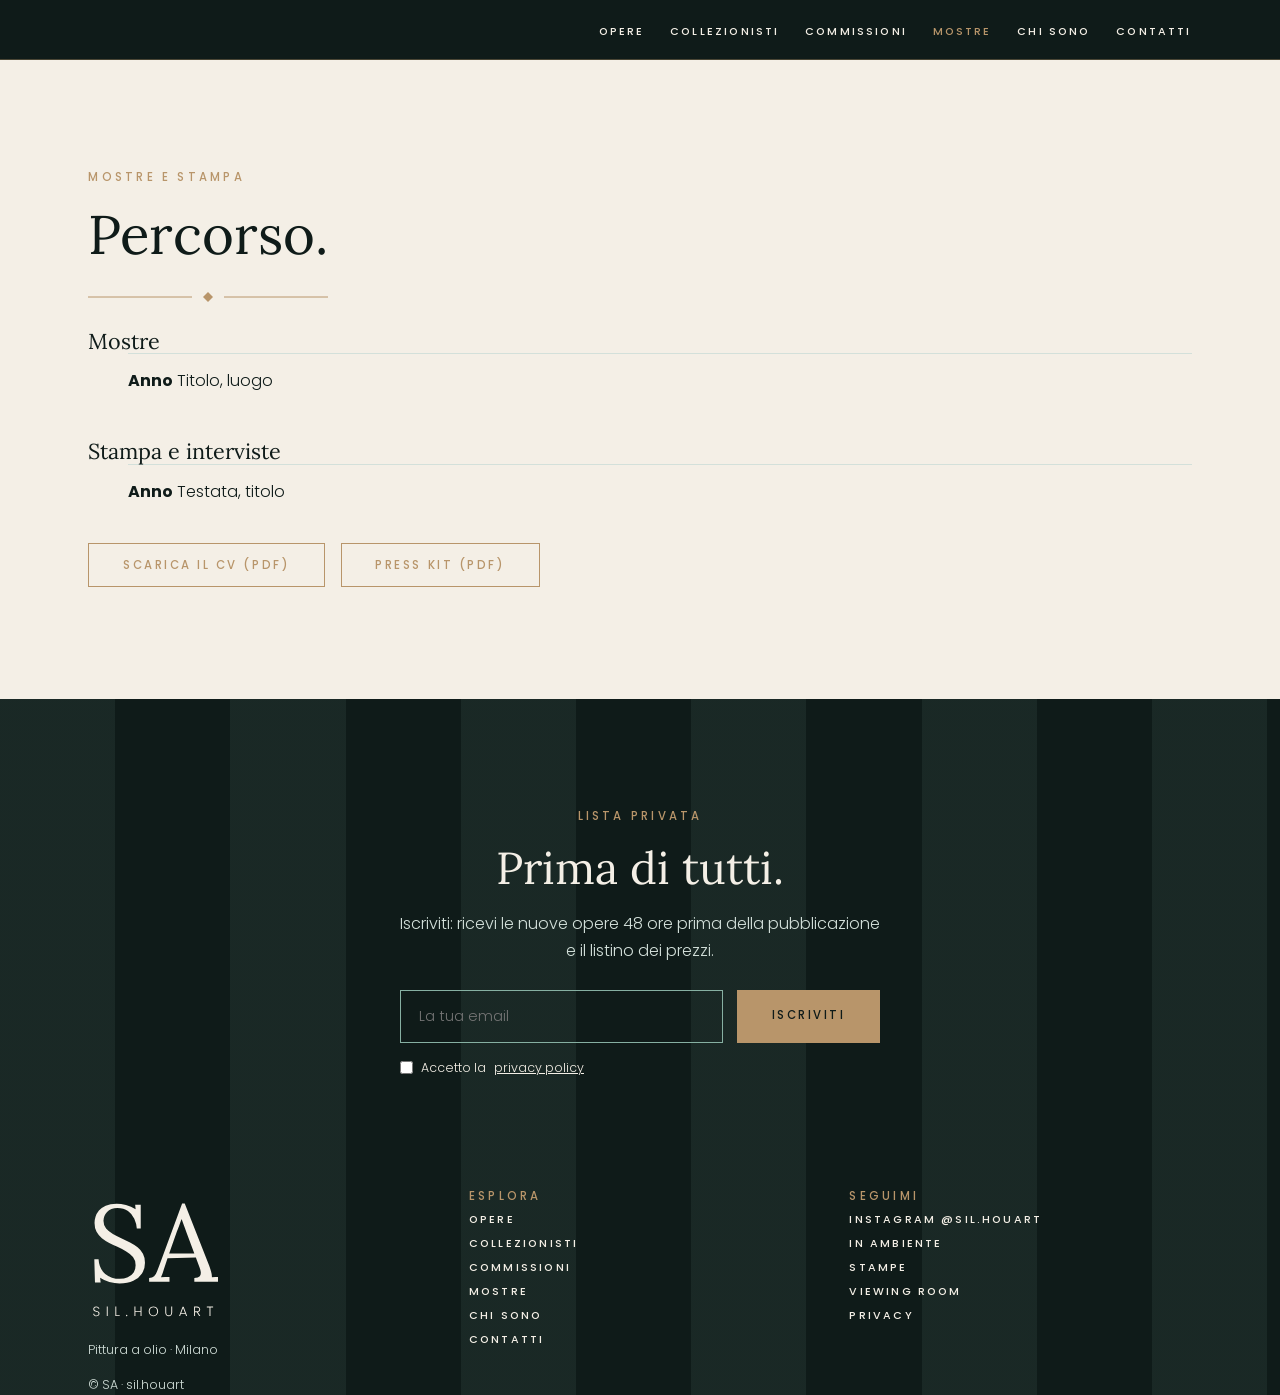
<file: mostre.html>
<!DOCTYPE html>
<html lang="it"><head><meta charset="utf-8"><meta name="viewport" content="width=device-width,initial-scale=1">
<title>Mostre e stampa · SA sil.houart</title><meta name="description" content="Mostre, stampa, CV e press kit di SA.">
<link rel="icon" href="svg/favicon.svg" type="image/svg+xml">
<link rel="preconnect" href="https://fonts.googleapis.com"><link rel="preconnect" href="https://fonts.gstatic.com" crossorigin>
<link href="https://fonts.googleapis.com/css2?family=Lora:ital,wght@0,400;1,400&family=Poppins:wght@300;500&display=swap" rel="stylesheet">
<link rel="stylesheet" href="css/brand.css"><link rel="stylesheet" href="css/site.css">
<script src="js/site.js" defer></script></head>
<body class="">
<header class="top"><div class="wrap"><a href="index.html"><img src="svg/logo-sa-avorio.svg" alt="SA" height="32"></a><nav><a href="opere.html">Opere</a><a href="collezionisti.html">Collezionisti</a><a href="commissioni.html">Commissioni</a><a href="mostre.html" aria-current=page>Mostre</a><a href="chi-sono.html">Chi sono</a><a href="contatti.html">Contatti</a></nav></div></header>
<main>
<section><div class="wrap"><p class="eyebrow">Mostre e stampa</p><h1 class="h1s">Percorso.</h1><div class="divider"></div>
<h3>Mostre</h3><ul class="timeline"><li><b>Anno</b> Titolo, luogo <!-- TODO: aggiungi man mano --></li></ul>
<h3 style="margin-top:2rem">Stampa e interviste</h3><ul class="timeline"><li><b>Anno</b> Testata, titolo <!-- TODO --></li></ul>
<p class="cta"><a class="btn" href="#">Scarica il CV (PDF)</a> <a class="btn" href="#">Press kit (PDF)</a></p><!-- TODO: caricare i PDF per curatori e gallerie --></div></section><section class="scuro righe" id="news"><div class="wrap centro"><p class="eyebrow">Lista privata</p><h2>Prima di tutti.</h2>
<p class="sub">Iscriviti: ricevi le nuove opere 48 ore prima della pubblicazione e il listino dei prezzi. <!-- TODO: confermare l'offerta --></p>
<form action="#" method="post"><!-- TODO: collegare a Mailchimp, Brevo, Formspree... -->
<input type="email" name="email" placeholder="La tua email" aria-label="Email" required><button class="btn pieno">Iscriviti</button>
<label class="ok"><input type="checkbox" required> Accetto la <a href="privacy.html">privacy policy</a></label></form></div></section></main>
<footer class="scuro righe"><div class="wrap grid g3">
<div><img src="svg/lockup-avorio.svg" alt="SA · sil.houart" width="130"><p class="pic">Pittura a olio · Milano</p></div>
<div><p class="eyebrow">Esplora</p><a href="opere.html">Opere</a><a href="collezionisti.html">Collezionisti</a><a href="commissioni.html">Commissioni</a><a href="mostre.html">Mostre</a><a href="chi-sono.html">Chi sono</a><a href="contatti.html">Contatti</a></div>
<div><p class="eyebrow">Seguimi</p><a href="https://www.instagram.com/sil.houart">Instagram @sil.houart</a><a href="in-ambiente.html">In ambiente</a><a href="stampe.html">Stampe</a><a href="viewing-room.html">Viewing room</a><a href="privacy.html">Privacy</a></div>
</div><div class="wrap pic">© SA · sil.houart</div></footer></body></html>
</file>
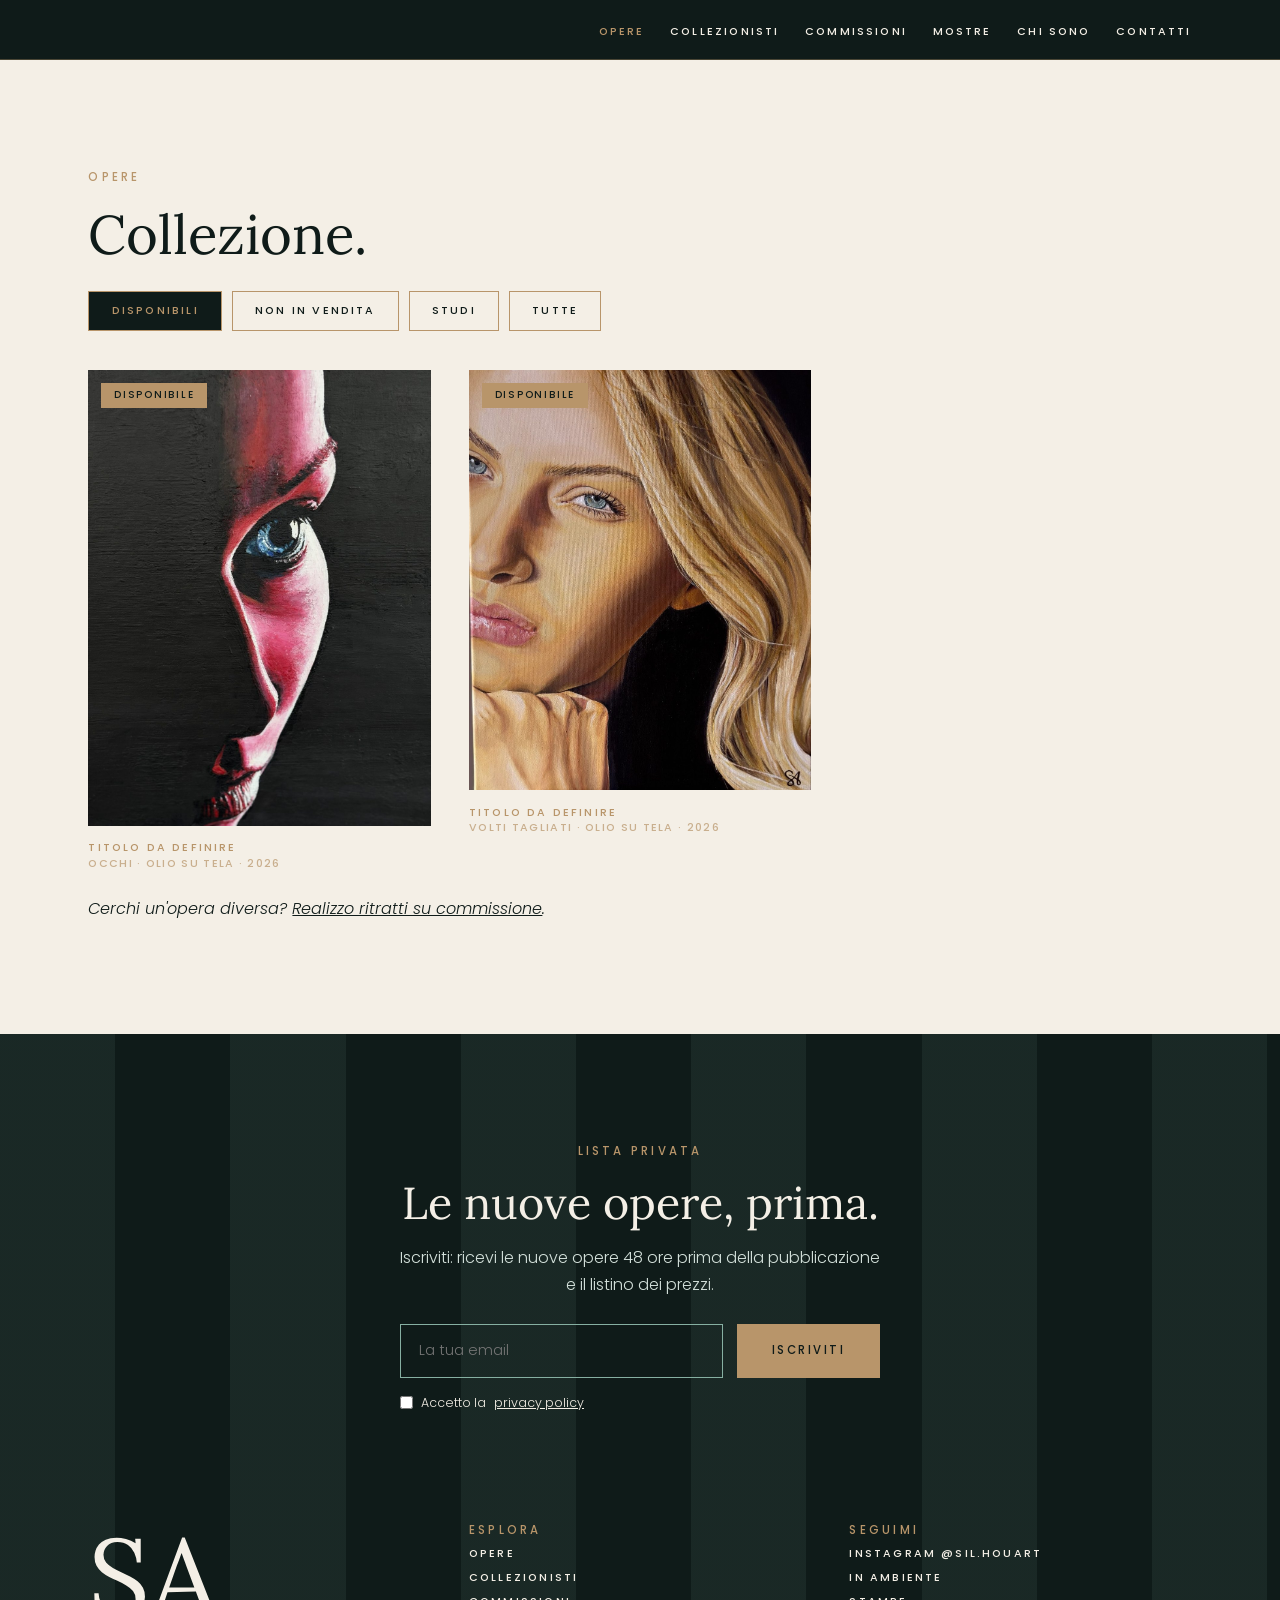
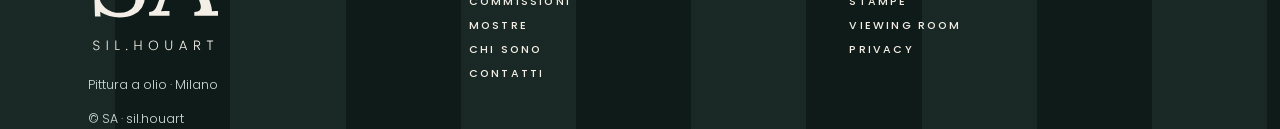
<file: opere.html>
<!DOCTYPE html>
<html lang="it"><head><meta charset="utf-8"><meta name="viewport" content="width=device-width,initial-scale=1">
<title>Opere · SA sil.houart</title><meta name="description" content="Opere originali a olio di SA: disponibili, non in vendita e studi.">
<link rel="icon" href="svg/favicon.svg" type="image/svg+xml">
<link rel="preconnect" href="https://fonts.googleapis.com"><link rel="preconnect" href="https://fonts.gstatic.com" crossorigin>
<link href="https://fonts.googleapis.com/css2?family=Lora:ital,wght@0,400;1,400&family=Poppins:wght@300;500&display=swap" rel="stylesheet">
<link rel="stylesheet" href="css/brand.css"><link rel="stylesheet" href="css/site.css">
<script src="js/site.js" defer></script></head>
<body class="">
<header class="top"><div class="wrap"><a href="index.html"><img src="svg/logo-sa-avorio.svg" alt="SA" height="32"></a><nav><a href="opere.html" aria-current=page>Opere</a><a href="collezionisti.html">Collezionisti</a><a href="commissioni.html">Commissioni</a><a href="mostre.html">Mostre</a><a href="chi-sono.html">Chi sono</a><a href="contatti.html">Contatti</a></nav></div></header>
<main>
<section><div class="wrap"><p class="eyebrow">Opere</p><h1 class="h1s">Collezione.</h1>
<div class="tabs"><button data-tab="disponibile">Disponibili</button><button data-tab="non-in-vendita">Non in vendita</button><button data-tab="studio">Studi</button><button data-tab="tutte">Tutte</button></div>
<div class="grid g3" id="lista"></div>
<p class="nota">Cerchi un&#39;opera diversa? <a href="commissioni.html">Realizzo ritratti su commissione</a>.</p></div></section><section class="scuro righe" id="news"><div class="wrap centro"><p class="eyebrow">Lista privata</p><h2>Le nuove opere, prima.</h2>
<p class="sub">Iscriviti: ricevi le nuove opere 48 ore prima della pubblicazione e il listino dei prezzi. <!-- TODO: confermare l'offerta --></p>
<form action="#" method="post"><!-- TODO: collegare a Mailchimp, Brevo, Formspree... -->
<input type="email" name="email" placeholder="La tua email" aria-label="Email" required><button class="btn pieno">Iscriviti</button>
<label class="ok"><input type="checkbox" required> Accetto la <a href="privacy.html">privacy policy</a></label></form></div></section></main>
<footer class="scuro righe"><div class="wrap grid g3">
<div><img src="svg/lockup-avorio.svg" alt="SA · sil.houart" width="130"><p class="pic">Pittura a olio · Milano</p></div>
<div><p class="eyebrow">Esplora</p><a href="opere.html">Opere</a><a href="collezionisti.html">Collezionisti</a><a href="commissioni.html">Commissioni</a><a href="mostre.html">Mostre</a><a href="chi-sono.html">Chi sono</a><a href="contatti.html">Contatti</a></div>
<div><p class="eyebrow">Seguimi</p><a href="https://www.instagram.com/sil.houart">Instagram @sil.houart</a><a href="in-ambiente.html">In ambiente</a><a href="stampe.html">Stampe</a><a href="viewing-room.html">Viewing room</a><a href="privacy.html">Privacy</a></div>
</div><div class="wrap pic">© SA · sil.houart</div></footer></body></html>
</file>
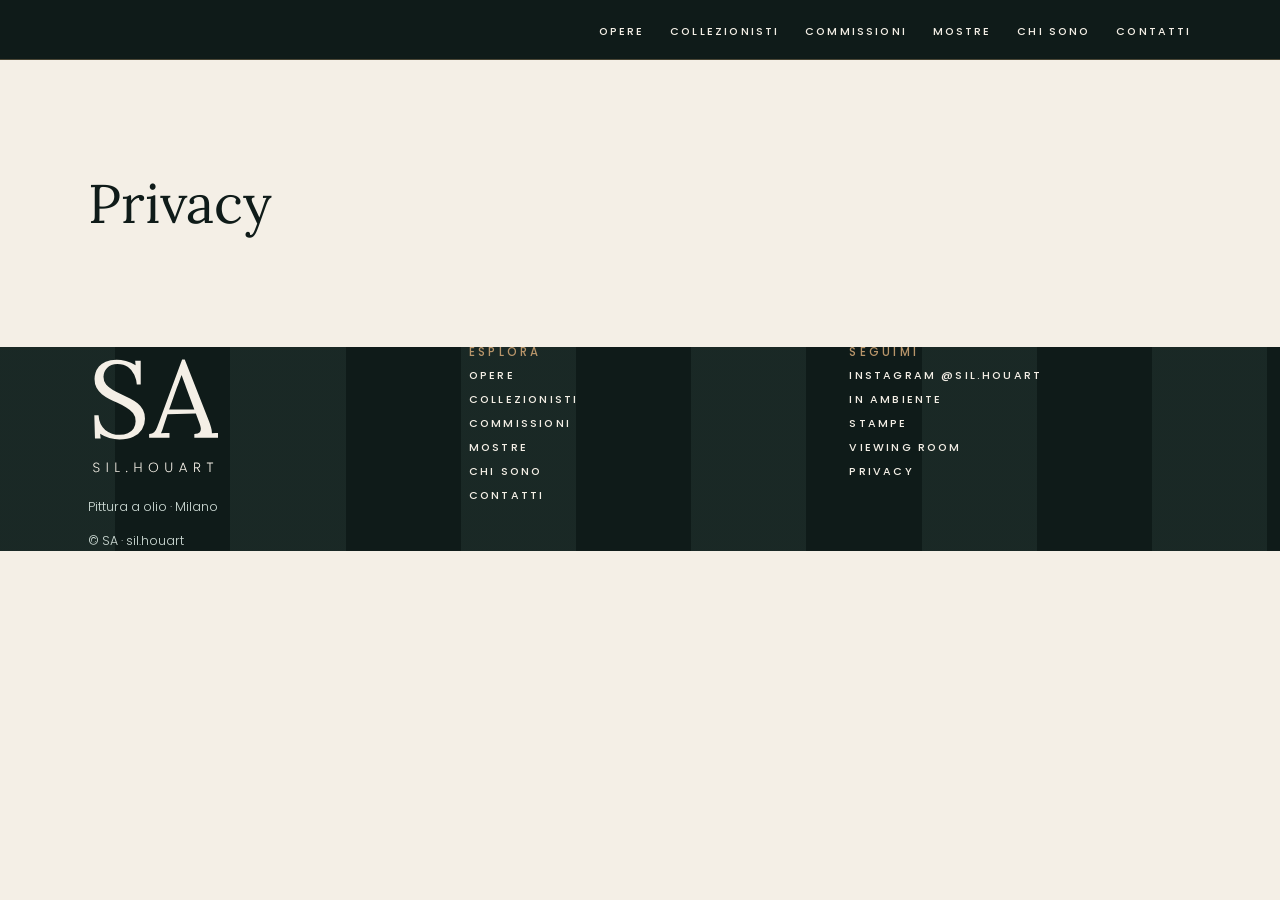
<file: privacy.html>
<!DOCTYPE html>
<html lang="it"><head><meta charset="utf-8"><meta name="viewport" content="width=device-width,initial-scale=1">
<title>Privacy · SA sil.houart</title><meta name="description" content="Informativa sulla privacy.">
<link rel="icon" href="svg/favicon.svg" type="image/svg+xml">
<link rel="preconnect" href="https://fonts.googleapis.com"><link rel="preconnect" href="https://fonts.gstatic.com" crossorigin>
<link href="https://fonts.googleapis.com/css2?family=Lora:ital,wght@0,400;1,400&family=Poppins:wght@300;500&display=swap" rel="stylesheet">
<link rel="stylesheet" href="css/brand.css"><link rel="stylesheet" href="css/site.css">
<script src="js/site.js" defer></script></head>
<body class="">
<header class="top"><div class="wrap"><a href="index.html"><img src="svg/logo-sa-avorio.svg" alt="SA" height="32"></a><nav><a href="opere.html">Opere</a><a href="collezionisti.html">Collezionisti</a><a href="commissioni.html">Commissioni</a><a href="mostre.html">Mostre</a><a href="chi-sono.html">Chi sono</a><a href="contatti.html">Contatti</a></nav></div></header>
<main><section><div class="wrap"><h1 class="h1s">Privacy</h1><p><!-- TODO: informativa privacy e cookie, da far redigere (GDPR). Serve per form e newsletter. --></p></div></section></main>
<footer class="scuro righe"><div class="wrap grid g3">
<div><img src="svg/lockup-avorio.svg" alt="SA · sil.houart" width="130"><p class="pic">Pittura a olio · Milano</p></div>
<div><p class="eyebrow">Esplora</p><a href="opere.html">Opere</a><a href="collezionisti.html">Collezionisti</a><a href="commissioni.html">Commissioni</a><a href="mostre.html">Mostre</a><a href="chi-sono.html">Chi sono</a><a href="contatti.html">Contatti</a></div>
<div><p class="eyebrow">Seguimi</p><a href="https://www.instagram.com/sil.houart">Instagram @sil.houart</a><a href="in-ambiente.html">In ambiente</a><a href="stampe.html">Stampe</a><a href="viewing-room.html">Viewing room</a><a href="privacy.html">Privacy</a></div>
</div><div class="wrap pic">© SA · sil.houart</div></footer></body></html>
</file>
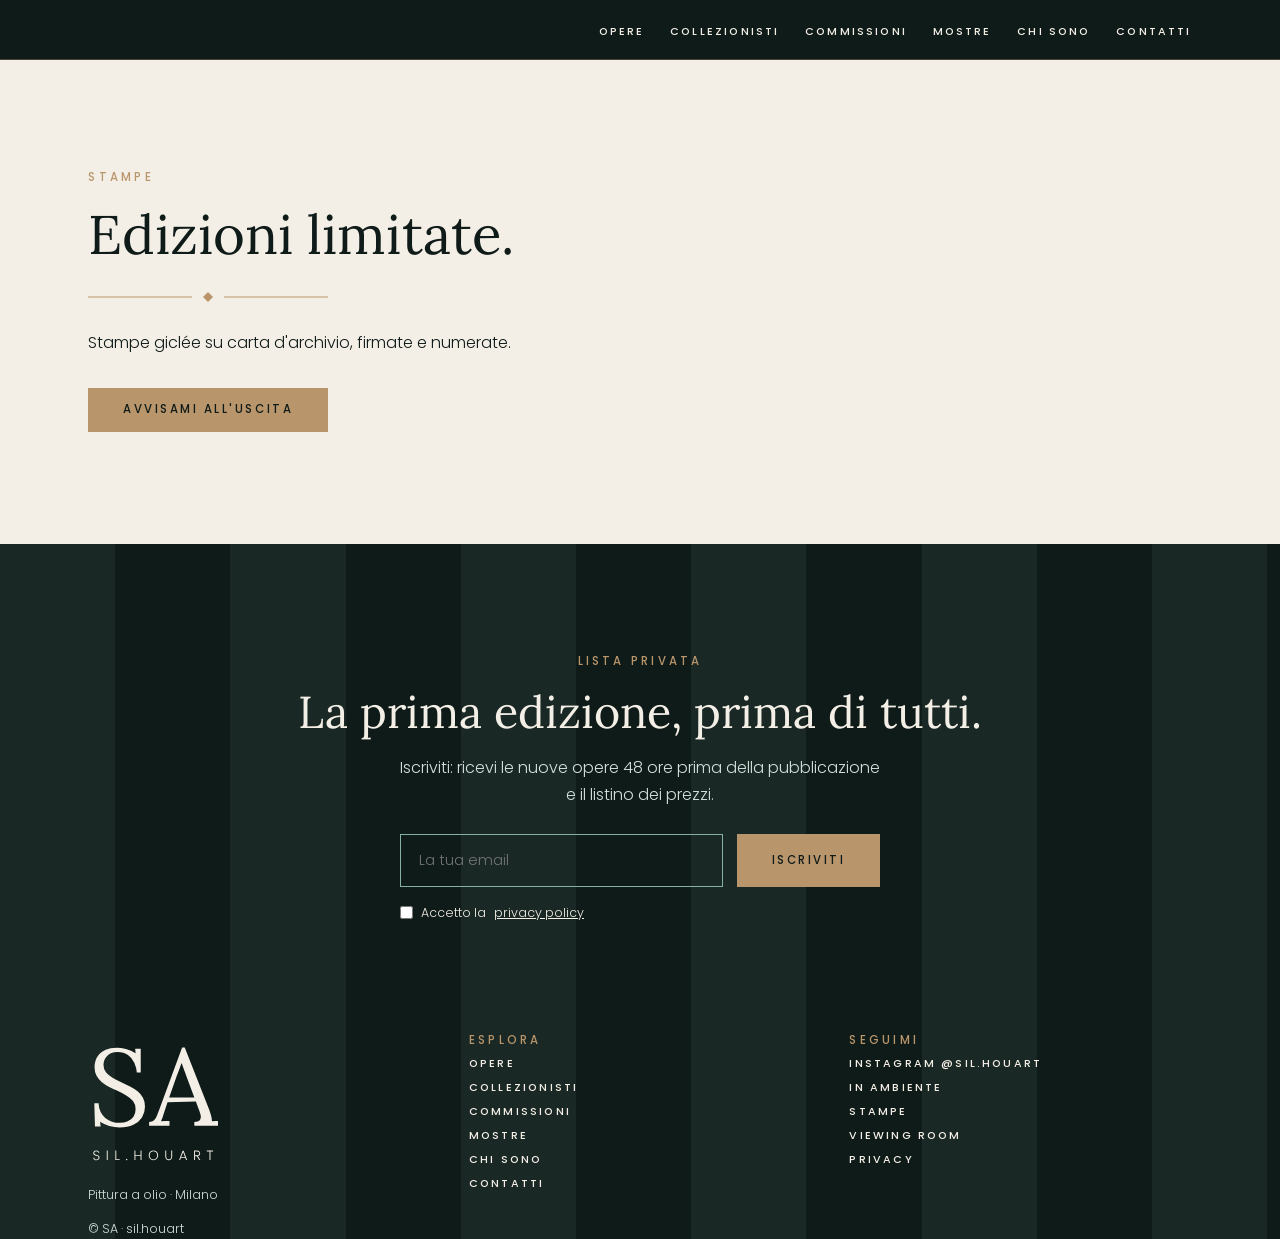
<file: stampe.html>
<!DOCTYPE html>
<html lang="it"><head><meta charset="utf-8"><meta name="viewport" content="width=device-width,initial-scale=1">
<title>Stampe · SA sil.houart</title><meta name="description" content="Stampe giclée firmate in edizione limitata di SA.">
<link rel="icon" href="svg/favicon.svg" type="image/svg+xml">
<link rel="preconnect" href="https://fonts.googleapis.com"><link rel="preconnect" href="https://fonts.gstatic.com" crossorigin>
<link href="https://fonts.googleapis.com/css2?family=Lora:ital,wght@0,400;1,400&family=Poppins:wght@300;500&display=swap" rel="stylesheet">
<link rel="stylesheet" href="css/brand.css"><link rel="stylesheet" href="css/site.css">
<script src="js/site.js" defer></script></head>
<body class="">
<header class="top"><div class="wrap"><a href="index.html"><img src="svg/logo-sa-avorio.svg" alt="SA" height="32"></a><nav><a href="opere.html">Opere</a><a href="collezionisti.html">Collezionisti</a><a href="commissioni.html">Commissioni</a><a href="mostre.html">Mostre</a><a href="chi-sono.html">Chi sono</a><a href="contatti.html">Contatti</a></nav></div></header>
<main>
<section><div class="wrap"><p class="eyebrow">Stampe</p><h1 class="h1s">Edizioni limitate.</h1><div class="divider"></div>
<p class="sub2">Stampe giclée su carta d&#39;archivio, firmate e numerate. <!-- TODO: confermare se e quando; definire carta, formati, tirature e prezzi --></p>
<p class="cta"><a class="btn pieno" href="#news">Avvisami all&#39;uscita</a></p></div></section><section class="scuro righe" id="news"><div class="wrap centro"><p class="eyebrow">Lista privata</p><h2>La prima edizione, prima di tutti.</h2>
<p class="sub">Iscriviti: ricevi le nuove opere 48 ore prima della pubblicazione e il listino dei prezzi. <!-- TODO: confermare l'offerta --></p>
<form action="#" method="post"><!-- TODO: collegare a Mailchimp, Brevo, Formspree... -->
<input type="email" name="email" placeholder="La tua email" aria-label="Email" required><button class="btn pieno">Iscriviti</button>
<label class="ok"><input type="checkbox" required> Accetto la <a href="privacy.html">privacy policy</a></label></form></div></section></main>
<footer class="scuro righe"><div class="wrap grid g3">
<div><img src="svg/lockup-avorio.svg" alt="SA · sil.houart" width="130"><p class="pic">Pittura a olio · Milano</p></div>
<div><p class="eyebrow">Esplora</p><a href="opere.html">Opere</a><a href="collezionisti.html">Collezionisti</a><a href="commissioni.html">Commissioni</a><a href="mostre.html">Mostre</a><a href="chi-sono.html">Chi sono</a><a href="contatti.html">Contatti</a></div>
<div><p class="eyebrow">Seguimi</p><a href="https://www.instagram.com/sil.houart">Instagram @sil.houart</a><a href="in-ambiente.html">In ambiente</a><a href="stampe.html">Stampe</a><a href="viewing-room.html">Viewing room</a><a href="privacy.html">Privacy</a></div>
</div><div class="wrap pic">© SA · sil.houart</div></footer></body></html>
</file>
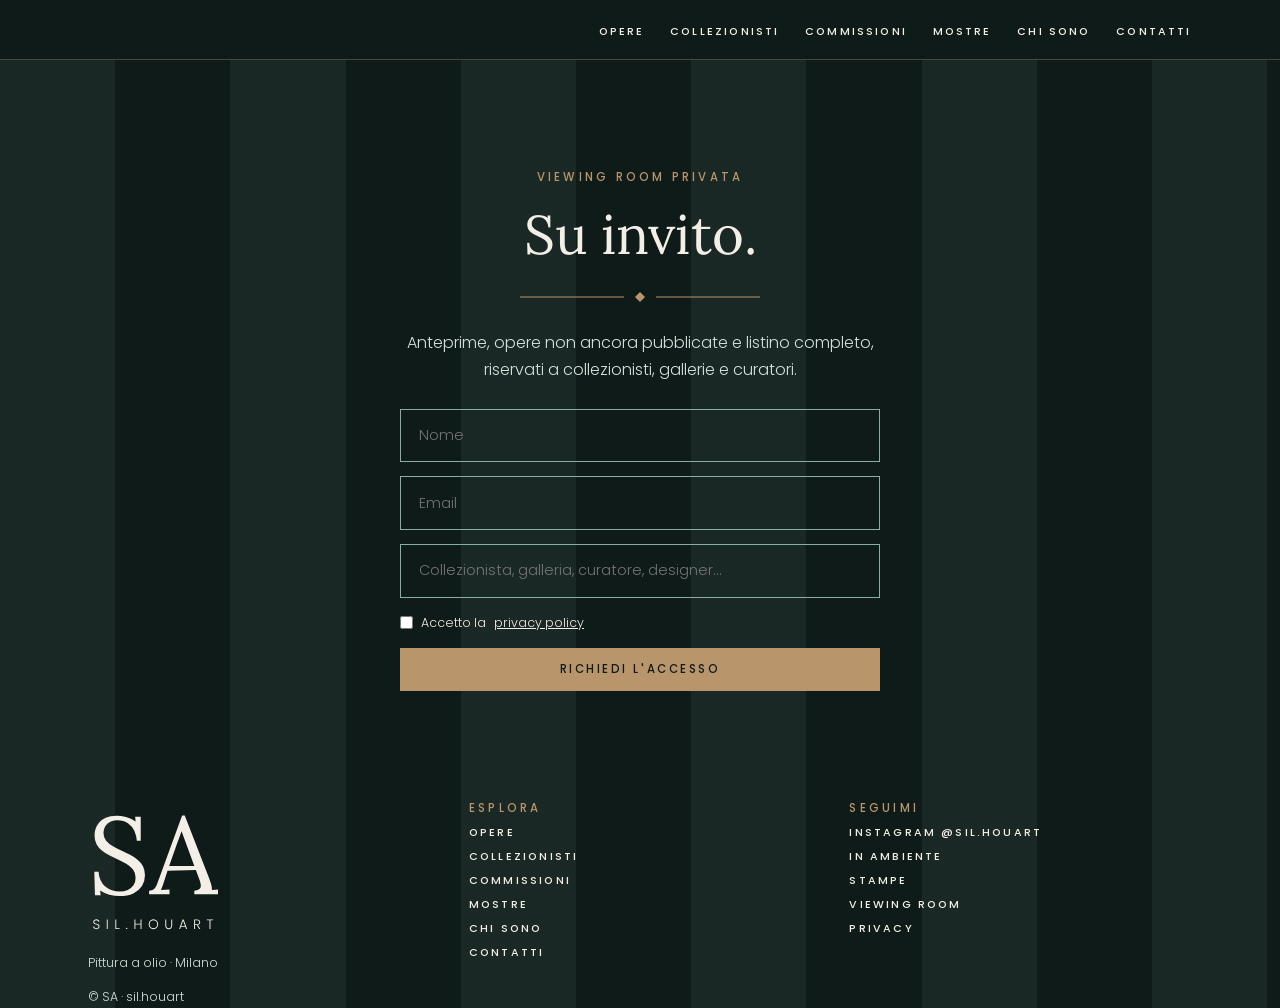
<file: viewing-room.html>
<!DOCTYPE html>
<html lang="it"><head><meta charset="utf-8"><meta name="viewport" content="width=device-width,initial-scale=1">
<title>Viewing room · SA sil.houart</title><meta name="description" content="Area riservata a collezionisti, gallerie e curatori.">
<link rel="icon" href="svg/favicon.svg" type="image/svg+xml">
<link rel="preconnect" href="https://fonts.googleapis.com"><link rel="preconnect" href="https://fonts.gstatic.com" crossorigin>
<link href="https://fonts.googleapis.com/css2?family=Lora:ital,wght@0,400;1,400&family=Poppins:wght@300;500&display=swap" rel="stylesheet">
<link rel="stylesheet" href="css/brand.css"><link rel="stylesheet" href="css/site.css">
<script src="js/site.js" defer></script><meta name="robots" content="noindex"></head>
<body class="">
<header class="top"><div class="wrap"><a href="index.html"><img src="svg/logo-sa-avorio.svg" alt="SA" height="32"></a><nav><a href="opere.html">Opere</a><a href="collezionisti.html">Collezionisti</a><a href="commissioni.html">Commissioni</a><a href="mostre.html">Mostre</a><a href="chi-sono.html">Chi sono</a><a href="contatti.html">Contatti</a></nav></div></header>
<main>
<section class="righe scuro"><div class="wrap centro"><p class="eyebrow">Viewing room privata</p><h1 class="h1s">Su invito.</h1><div class="divider" style="margin-inline:auto"></div>
<p class="sub">Anteprime, opere non ancora pubblicate e listino completo, riservati a collezionisti, gallerie e curatori.</p>
<form action="#" method="post" class="modulo" style="max-width:30rem;margin:1.6rem auto 0"><!-- TODO: collegare al form -->
<input name="nome" placeholder="Nome" required><input type="email" name="email" placeholder="Email" required><input name="ruolo" placeholder="Collezionista, galleria, curatore, designer...">
<label class="ok"><input type="checkbox" required> Accetto la <a href="privacy.html">privacy policy</a></label><button class="btn pieno">Richiedi l&#39;accesso</button></form></div></section></main>
<footer class="scuro righe"><div class="wrap grid g3">
<div><img src="svg/lockup-avorio.svg" alt="SA · sil.houart" width="130"><p class="pic">Pittura a olio · Milano</p></div>
<div><p class="eyebrow">Esplora</p><a href="opere.html">Opere</a><a href="collezionisti.html">Collezionisti</a><a href="commissioni.html">Commissioni</a><a href="mostre.html">Mostre</a><a href="chi-sono.html">Chi sono</a><a href="contatti.html">Contatti</a></div>
<div><p class="eyebrow">Seguimi</p><a href="https://www.instagram.com/sil.houart">Instagram @sil.houart</a><a href="in-ambiente.html">In ambiente</a><a href="stampe.html">Stampe</a><a href="viewing-room.html">Viewing room</a><a href="privacy.html">Privacy</a></div>
</div><div class="wrap pic">© SA · sil.houart</div></footer></body></html>
</file>
<file: css/brand.css>
/* SA · sil.houart — brand tokens e componenti (v1.1) */
:root{
  --notte:#0F1B19; --acqua:#86B0A2; --nebbia:#D3E0DA;
  --avorio:#F4EFE6; --ottone:#B8956A; --papavero:#C8372D;
  --serif:'Lora',Georgia,serif; --sans:'Poppins',system-ui,sans-serif;
  --maxw:1180px; --gap:clamp(1.25rem,3vw,2.5rem);
}
*{box-sizing:border-box;margin:0}
html{scroll-behavior:smooth}
body{font:300 1rem/1.7 var(--sans);color:var(--notte);background:var(--avorio);-webkit-font-smoothing:antialiased}
img{display:block;max-width:100%;height:auto}
a{color:inherit}
.wrap{max-width:var(--maxw);margin:0 auto;padding:0 var(--gap)}
section{padding:clamp(3.5rem,9vw,7rem) 0}
h1,h2,h3{font-family:var(--serif);font-weight:400;line-height:1.15}
h1{font-size:clamp(2.4rem,6vw,4.6rem)}
h2{font-size:clamp(1.8rem,3.6vw,2.8rem)}
h3{font-size:1.35rem}
em{font-family:var(--serif)}
.eyebrow{font:500 .72rem/1 var(--sans);letter-spacing:.28em;text-transform:uppercase;color:var(--ottone);margin-bottom:1.2rem}
.divider{width:240px;height:12px;margin:1.6rem 0;background:url(../svg/divisore.svg) no-repeat center/contain}
/* Motivo a righe: la parete dello studio */
.righe{background-color:var(--notte);
  background-image:repeating-linear-gradient(90deg,rgba(134,176,162,.09) 0 9vw,transparent 9vw 18vw)}
.scuro{background-color:var(--notte);color:var(--avorio)}
.acqua{background:var(--nebbia)}
.btn{display:inline-block;padding:.95rem 2.1rem;border:1px solid var(--ottone);color:var(--ottone);
  font:500 .72rem/1 var(--sans);letter-spacing:.22em;text-transform:uppercase;text-decoration:none;transition:.25s}
.btn:hover{background:var(--ottone);color:var(--notte)}
.btn.pieno{background:var(--ottone);color:var(--notte)}
.btn.pieno:hover{background:transparent;color:var(--ottone)}
.grid{display:grid;gap:var(--gap)}
.g3{grid-template-columns:repeat(3,1fr)}
.g2{grid-template-columns:1fr 1fr;align-items:center}
.cap{font:500 .68rem/1.4 var(--sans);letter-spacing:.2em;text-transform:uppercase;color:var(--ottone);margin-top:.9rem}
.cap span{display:block;color:inherit;opacity:.7;letter-spacing:.12em}
.cornice{overflow:hidden;background:var(--notte)}
.cornice img{width:100%;transition:transform .8s}
.cornice:hover img{transform:scale(1.03)}
@media(max-width:820px){.g3,.g2{grid-template-columns:1fr}}
</file>
<file: css/site.css>
.top{position:sticky;top:0;z-index:9;background:var(--notte);border-bottom:1px solid rgba(184,149,106,.35)}
.top .wrap{display:flex;justify-content:space-between;align-items:center;padding-top:1rem;padding-bottom:1rem}
.top nav a,footer a{margin-left:1.6rem;font:500 .68rem var(--sans);letter-spacing:.2em;text-transform:uppercase;text-decoration:none;color:var(--avorio)}
.top nav a:hover,.top nav a[aria-current]{color:var(--ottone)}
footer a{display:block;margin:.5rem 0}footer .eyebrow{margin-bottom:.6rem}.pic{font-size:.78rem;color:var(--nebbia);margin-top:.8rem}
.hero{padding:clamp(3rem,8vw,6rem) 0}.hero h1{color:var(--avorio)}.hero em{color:var(--acqua)}.sub{color:var(--nebbia);max-width:30rem;margin:1.2rem 0 2rem}.scuro .sub{color:var(--nebbia)}
.sub2{max-width:34rem;margin-bottom:2rem}.cta{margin-top:1.6rem;display:flex;gap:1rem;flex-wrap:wrap}.centro{text-align:center}.centro .sub{margin:1rem auto 0}
.h1s{font-size:clamp(2rem,4.5vw,3.4rem)}.titolo{margin-bottom:2.4rem}.top0{align-items:start}
.fiducia{list-style:none;display:flex;gap:1rem 2.5rem;justify-content:center;flex-wrap:wrap;padding:1.6rem var(--gap);font:500 .68rem var(--sans);letter-spacing:.2em;text-transform:uppercase;color:var(--ottone)}
.fiducia.v{flex-direction:column;gap:.5rem;padding:1rem 0;justify-content:flex-start}
.badge{display:inline-block;padding:.35rem .8rem;font:500 .62rem var(--sans);letter-spacing:.18em;text-transform:uppercase;background:var(--avorio);color:var(--notte)}
.cornice{position:relative}.cornice .badge{position:absolute;top:.8rem;left:.8rem;z-index:2}
.badge.sv{background:var(--ottone)}.badge.nv{background:var(--notte);color:var(--avorio);border:1px solid var(--acqua)}.badge.vd{background:var(--nebbia)}
a.opera{text-decoration:none}.tabs{display:flex;gap:.6rem;flex-wrap:wrap;margin:1.6rem 0 2.4rem}
.tabs button{background:none;border:1px solid var(--ottone);color:var(--notte);padding:.7rem 1.4rem;font:500 .68rem var(--sans);letter-spacing:.2em;text-transform:uppercase;cursor:pointer}
.tabs button.on,.tabs button:hover{background:var(--notte);color:var(--ottone)}
.vuoto,.nota{grid-column:1/-1;margin-top:1.5rem;font-style:italic}.prezzo{font:400 1.6rem var(--serif);margin:1rem 0}.meta{color:#4d5b58}
.passi{list-style:none;padding:0}.passi b{font:400 2.2rem var(--serif);color:var(--ottone)}.passi p{margin-top:.5rem;font-size:.92rem}
.video{aspect-ratio:16/9;border:1px solid var(--ottone);background:rgba(184,149,106,.08)}blockquote{font:italic 1.5rem/1.5 var(--serif);max-width:40rem;margin:0 auto}
.faq details{border-top:1px solid var(--ottone);padding:1.1rem 0}.faq summary{cursor:pointer;font:400 1.15rem var(--serif)}.faq p{margin-top:.6rem}.timeline{list-style:none}.timeline li{padding:.8rem 0;border-top:1px solid var(--nebbia)}
.modulo,#news form{display:grid;gap:.9rem}#news form{max-width:30rem;margin:1.6rem auto 0;grid-template-columns:1fr auto}#news form .ok{grid-column:1/-1}
input,select,textarea{width:100%;padding:.95rem 1.1rem;background:transparent;border:1px solid var(--acqua);color:inherit;font:300 .9rem var(--sans)}
.scuro input{color:var(--avorio)}.ok{font-size:.78rem;display:flex;gap:.5rem;align-items:center}.ok input{width:auto}
[hidden]{display:none!important}
@media(max-width:820px){.top nav a{margin-left:.8rem;font-size:.58rem}#news form{grid-template-columns:1fr}}
</file>
